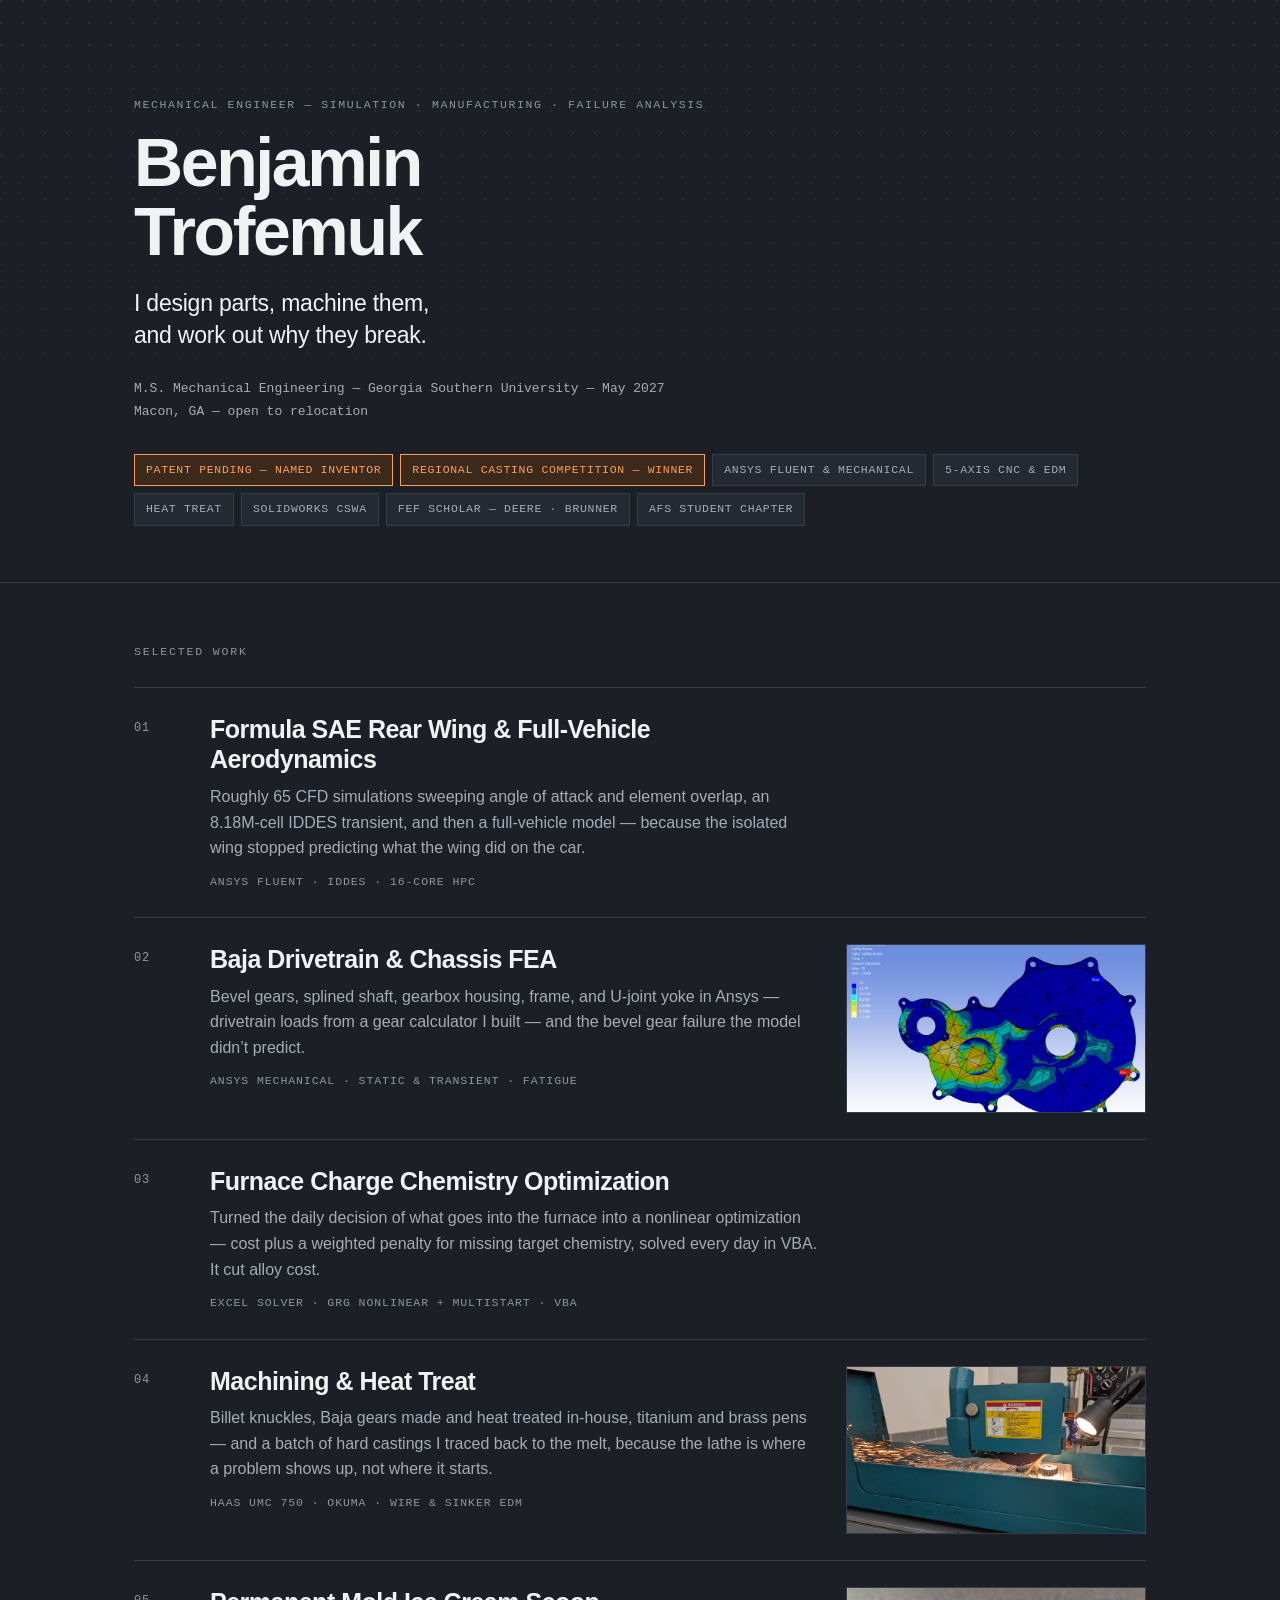
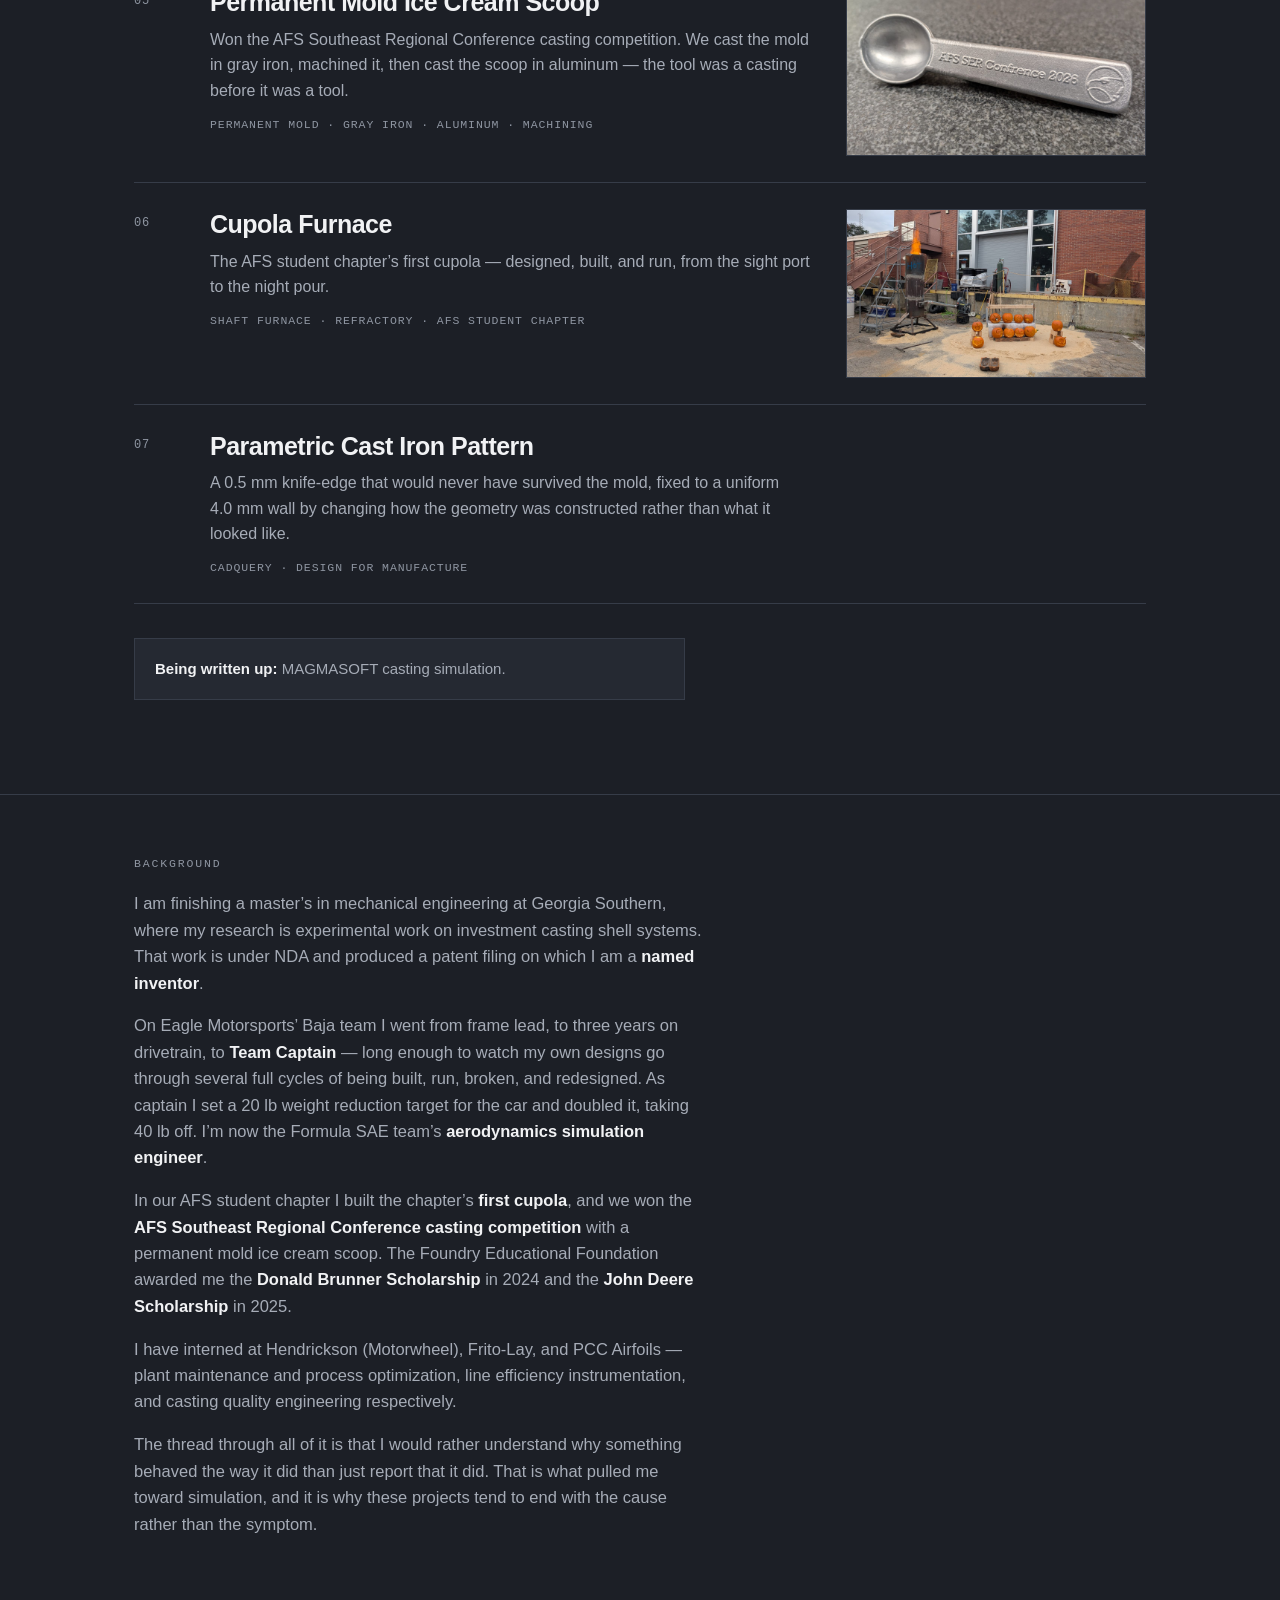
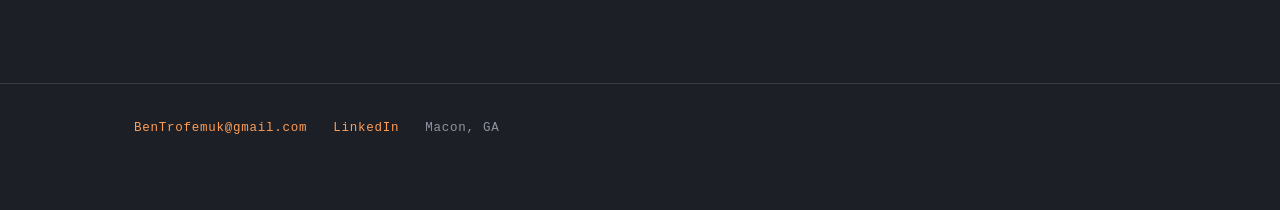
<file: index.html>
<!DOCTYPE html>
<html lang="en">
<head>
<meta charset="utf-8">
<meta name="viewport" content="width=device-width, initial-scale=1">
<title>Benjamin Trofemuk — Mechanical Engineer</title>
<meta name="description" content="Mechanical engineer working in simulation, manufacturing, and failure analysis. M.S. candidate at Georgia Southern University, May 2027.">
<link rel="stylesheet" href="style.css">
</head>
<body>

<header class="hero">
  <div class="wrap">
    <p class="label">Mechanical Engineer &mdash; Simulation &middot; Manufacturing &middot; Failure Analysis</p>
    <h1>Benjamin<br>Trofemuk</h1>
    <p class="tagline">I design parts, machine them, and work out why they break.</p>
    <p class="where">
      M.S. Mechanical Engineering &mdash; Georgia Southern University &mdash; May 2027<br>
      Macon, GA &mdash; open to relocation
    </p>
    <ul class="creds">
      <li class="key">Patent pending &mdash; named inventor</li>
      <li class="key">Regional casting competition &mdash; winner</li>
      <li>Ansys Fluent &amp; Mechanical</li>
      <li>5-axis CNC &amp; EDM</li>
      <li>Heat treat</li>
      <li>SolidWorks CSWA</li>
      <li>FEF scholar &mdash; Deere &middot; Brunner</li>
      <li>AFS student chapter</li>
    </ul>
  </div>
</header>

<main>

<section>
  <div class="wrap">
    <h2 class="section">Selected work</h2>

    <div class="projects">

      <a class="project" href="fsae-aero.html">
        <div class="p-num">01</div>
        <div>
          <p class="p-title">Formula SAE Rear Wing &amp; Full-Vehicle Aerodynamics</p>
          <p class="p-desc">
            Roughly 65 CFD simulations sweeping angle of attack and element
            overlap, an 8.18M-cell IDDES transient, and then a full-vehicle model
            &mdash; because the isolated wing stopped predicting what the wing did
            on the car.
          </p>
          <p class="p-tools">Ansys Fluent &middot; IDDES &middot; 16-core HPC</p>
        </div>
      </a>

      <a class="project" href="drivetrain-fea.html">
        <div class="p-num">02</div>
        <div>
          <p class="p-title">Baja Drivetrain &amp; Chassis FEA</p>
          <p class="p-desc">
            Bevel gears, splined shaft, gearbox housing, frame, and U-joint yoke
            in Ansys &mdash; drivetrain loads from a gear calculator I built
            &mdash; and the bevel gear failure the model didn&rsquo;t predict.
          </p>
          <p class="p-tools">Ansys Mechanical &middot; Static &amp; transient &middot; Fatigue</p>
        </div>
        <div class="p-thumb">
          <img src="fea-housing-left-sf.jpg" alt="Safety factor contour on a Baja gearbox case">
        </div>
      </a>
      <a class="project" href="charge-optimization.html">
        <div class="p-num">03</div>
        <div>
          <p class="p-title">Furnace Charge Chemistry Optimization</p>
          <p class="p-desc">
            Turned the daily decision of what goes into the furnace into a
            nonlinear optimization &mdash; cost plus a weighted penalty for
            missing target chemistry, solved every day in VBA. It cut alloy
            cost.
          </p>
          <p class="p-tools">Excel Solver &middot; GRG Nonlinear + Multistart &middot; VBA</p>
        </div>
      </a>

      <a class="project" href="machining.html">
        <div class="p-num">04</div>
        <div>
          <p class="p-title">Machining &amp; Heat Treat</p>
          <p class="p-desc">
            Billet knuckles, Baja gears made and heat treated in-house, titanium
            and brass pens &mdash; and a batch of hard castings I traced back to
            the melt, because the lathe is where a problem shows up, not where
            it starts.
          </p>
          <p class="p-tools">HAAS UMC 750 &middot; Okuma &middot; Wire &amp; sinker EDM</p>
        </div>
        <div class="p-thumb">
          <img src="surface-grinding.jpg" alt="Sparks from a surface grinder working on gear faces">
        </div>
      </a>

      <a class="project" href="permanent-mold.html">
        <div class="p-num">05</div>
        <div>
          <p class="p-title">Permanent Mold Ice Cream Scoop</p>
          <p class="p-desc">
            Won the AFS Southeast Regional Conference casting competition. We cast
            the mold in gray iron, machined it, then cast the scoop in aluminum
            &mdash; the tool was a casting before it was a tool.
          </p>
          <p class="p-tools">Permanent mold &middot; Gray iron &middot; Aluminum &middot; Machining</p>
        </div>
        <div class="p-thumb">
          <img src="scoop.jpg" alt="Cast aluminum ice cream scoop">
        </div>
      </a>

      <a class="project" href="cupola.html">
        <div class="p-num">06</div>
        <div>
          <p class="p-title">Cupola Furnace</p>
          <p class="p-desc">
            The AFS student chapter&rsquo;s first cupola &mdash; designed, built,
            and run, from the sight port to the night pour.
          </p>
          <p class="p-tools">Shaft furnace &middot; Refractory &middot; AFS student chapter</p>
        </div>
        <div class="p-thumb">
          <img src="cupola.jpg" alt="Cupola furnace lit outdoors">
        </div>
      </a>

      <a class="project" href="cast-pattern-dfm.html">
        <div class="p-num">07</div>
        <div>
          <p class="p-title">Parametric Cast Iron Pattern</p>
          <p class="p-desc">
            A 0.5&nbsp;mm knife-edge that would never have survived the mold,
            fixed to a uniform 4.0&nbsp;mm wall by changing how the geometry was
            constructed rather than what it looked like.
          </p>
          <p class="p-tools">CadQuery &middot; Design for manufacture</p>
        </div>
      </a>

    </div>

    <div class="note">
      <strong>Being written up:</strong> MAGMASOFT casting simulation.
    </div>
  </div>
</section>

<section class="about">
  <div class="wrap">
    <h2 class="section">Background</h2>

    <p>
      I am finishing a master&rsquo;s in mechanical engineering at Georgia
      Southern, where my research is experimental work on investment casting
      shell systems. That work is under NDA and produced a patent filing on which
      I am a <strong>named inventor</strong>.
    </p>

    <p>
      On Eagle Motorsports&rsquo; Baja team I went from frame lead, to three
      years on drivetrain, to <strong>Team Captain</strong> &mdash; long enough
      to watch my own designs go through several full cycles of being built,
      run, broken, and redesigned. As captain I set a 20&nbsp;lb weight reduction target for the car and doubled it, taking 40&nbsp;lb off. I&rsquo;m now the Formula SAE team&rsquo;s <strong>aerodynamics
      simulation engineer</strong>.
    </p>

    <p>
      In our AFS student chapter I built the chapter&rsquo;s <strong>first
      cupola</strong>, and we won the <strong>AFS Southeast Regional
      Conference casting competition</strong> with a permanent mold ice cream
      scoop. The Foundry Educational Foundation awarded me the <strong>Donald
      Brunner Scholarship</strong> in 2024 and the <strong>John Deere
      Scholarship</strong> in 2025.
    </p>

    <p>
      I have interned at Hendrickson (Motorwheel), Frito-Lay, and PCC Airfoils
      &mdash; plant maintenance and process optimization, line efficiency
      instrumentation, and casting quality engineering respectively.
    </p>

    <p>
      The thread through all of it is that I would rather understand why
      something behaved the way it did than just report that it did. That is
      what pulled me toward simulation, and it is why these projects tend to end
      with the cause rather than the symptom.
    </p>
  </div>
</section>

</main>

<footer class="site">
  <div class="wrap" style="display:flex;flex-wrap:wrap;gap:10px 26px;padding:0 var(--gutter);">
    <a href="mailto:BenTrofemuk@gmail.com">BenTrofemuk@gmail.com</a>
    <a href="https://www.linkedin.com/in/ben-trofemuk-b8b464235/">LinkedIn</a>
    <span>Macon, GA</span>
  </div>
</footer>

</body>
</html>
</file>
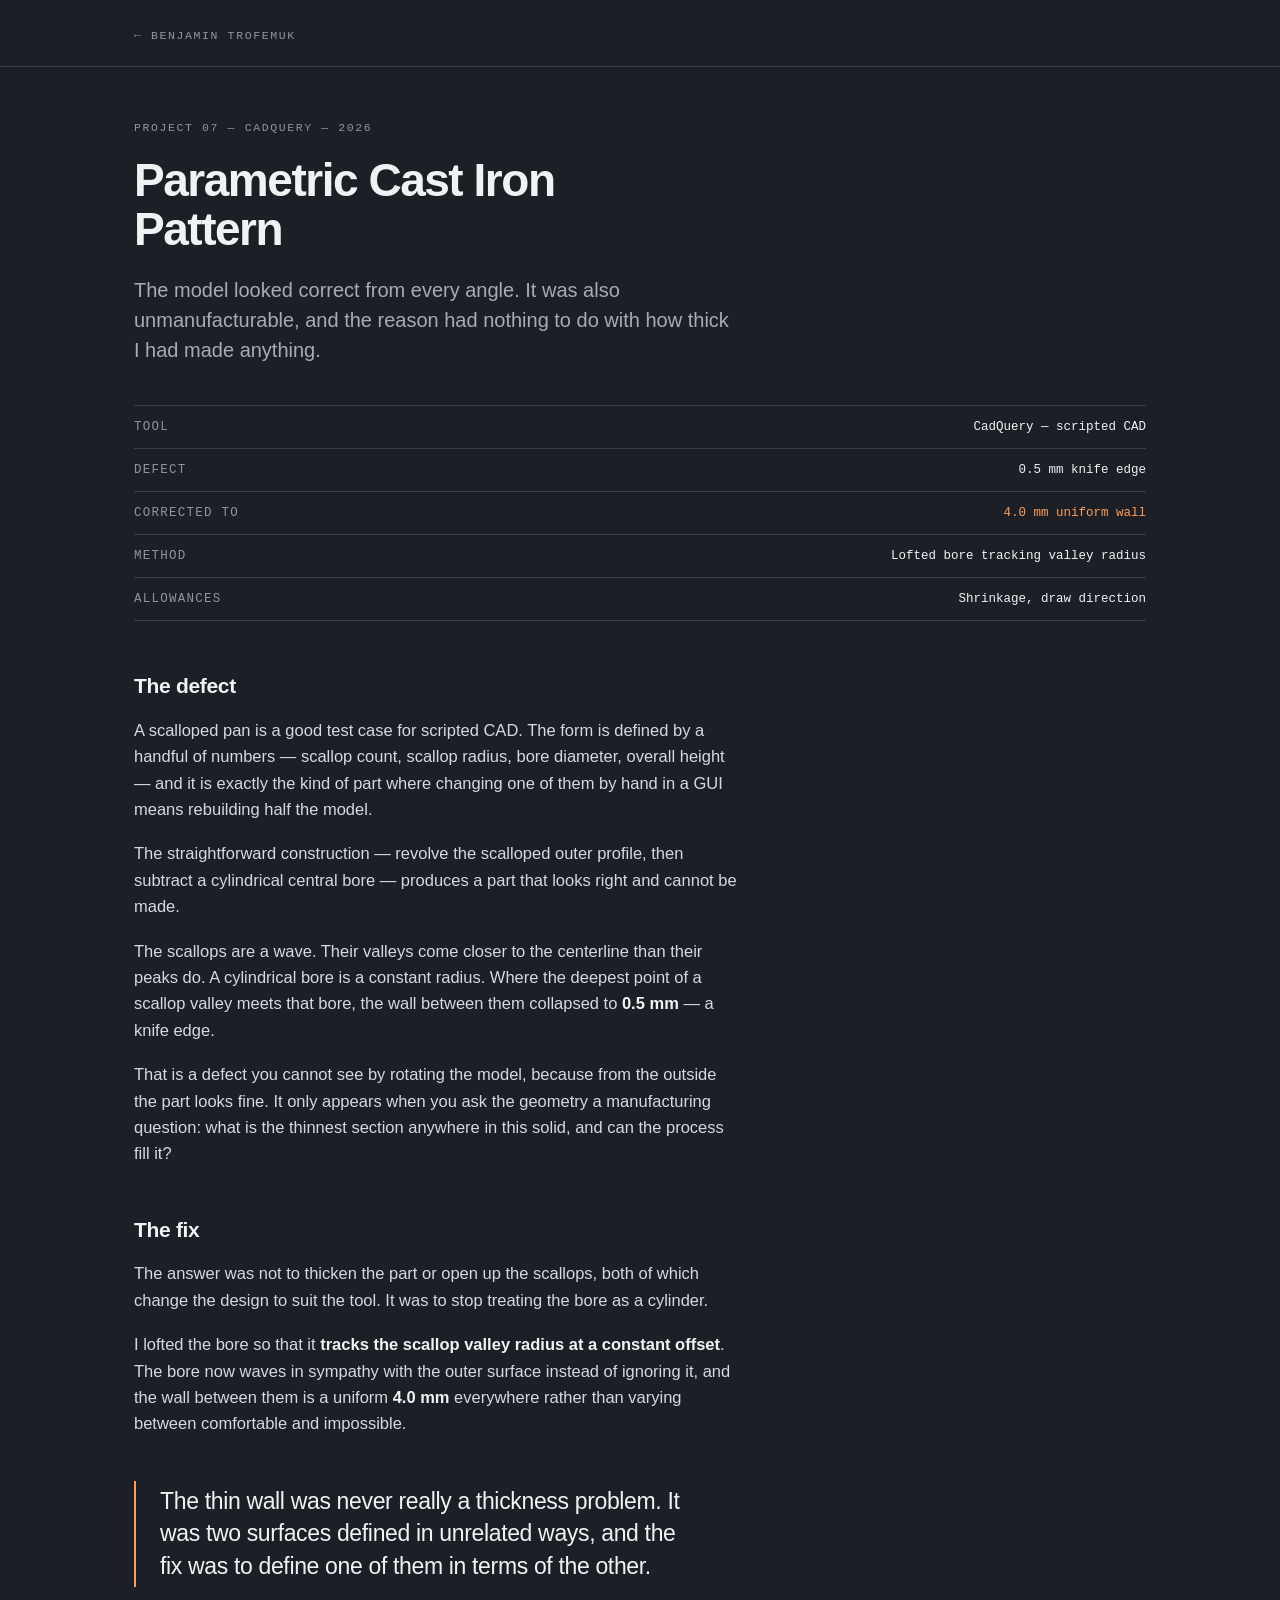
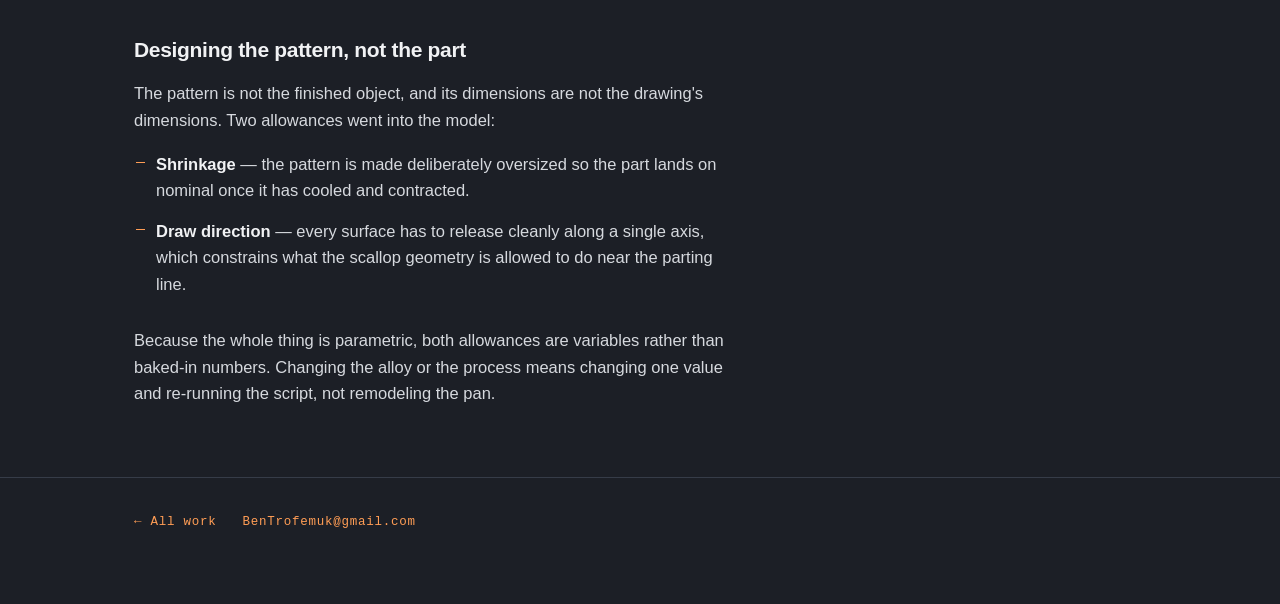
<file: cast-pattern-dfm.html>
<!DOCTYPE html>
<html lang="en">
<head>
<meta charset="utf-8">
<meta name="viewport" content="width=device-width, initial-scale=1">
<title>07 — Parametric Cast Pattern Design — Benjamin Trofemuk</title>
<meta name="description" content="A parametric cast pattern in CadQuery, and the wall-thickness defect that only shows up once you look at the geometry as a manufacturable part.">
<link rel="stylesheet" href="style.css">
</head>
<body>

<div class="topbar">
  <div class="wrap"><a class="label" href="index.html">&larr; Benjamin Trofemuk</a></div>
</div>

<div class="wrap">
<article>

  <p class="label">Project 07 &mdash; CadQuery &mdash; 2026</p>
  <h1>Parametric Cast Iron Pattern</h1>
  <p class="standfirst">
    The model looked correct from every angle. It was also unmanufacturable, and
    the reason had nothing to do with how thick I had made anything.
  </p>

  <dl class="spec">
    <div><dt>Tool</dt><dd>CadQuery &mdash; scripted CAD</dd></div>
    <div><dt>Defect</dt><dd>0.5&nbsp;mm knife edge</dd></div>
    <div><dt>Corrected to</dt><dd class="on">4.0&nbsp;mm uniform wall</dd></div>
    <div><dt>Method</dt><dd>Lofted bore tracking valley radius</dd></div>
    <div><dt>Allowances</dt><dd>Shrinkage, draw direction</dd></div>
  </dl>

  <div class="body">
    <h3>The defect</h3>

    <p>
      A scalloped pan is a good test case for scripted CAD. The form is defined
      by a handful of numbers &mdash; scallop count, scallop radius, bore
      diameter, overall height &mdash; and it is exactly the kind of part where
      changing one of them by hand in a GUI means rebuilding half the model.
    </p>

    <p>
      The straightforward construction &mdash; revolve the scalloped outer
      profile, then subtract a cylindrical central bore &mdash; produces a part
      that looks right and cannot be made.
    </p>

    <p>
      The scallops are a wave. Their valleys come closer to the centerline than
      their peaks do. A cylindrical bore is a constant radius. Where the deepest
      point of a scallop valley meets that bore, the wall between them collapsed
      to <strong>0.5&nbsp;mm</strong> &mdash; a knife edge.
    </p>

    <p>
      That is a defect you cannot see by rotating the model, because from the
      outside the part looks fine. It only appears when you ask the geometry a
      manufacturing question: what is the thinnest section anywhere in this
      solid, and can the process fill it?
    </p>
  </div>

  <div class="body">
    <h3>The fix</h3>

    <p>
      The answer was not to thicken the part or open up the scallops, both of
      which change the design to suit the tool. It was to stop treating the bore
      as a cylinder.
    </p>

    <p>
      I lofted the bore so that it <strong>tracks the scallop valley radius at a
      constant offset</strong>. The bore now waves in sympathy with the outer
      surface instead of ignoring it, and the wall between them is a uniform
      <strong>4.0&nbsp;mm</strong> everywhere rather than varying between
      comfortable and impossible.
    </p>
  </div>

  <div class="pullquote">
    <p>
      The thin wall was never really a thickness problem. It was two surfaces
      defined in unrelated ways, and the fix was to define one of them in terms
      of the other.
    </p>
  </div>

  <div class="body">
    <h3>Designing the pattern, not the part</h3>

    <p>
      The pattern is not the finished object, and its dimensions are not the
      drawing's dimensions. Two allowances went into the model:
    </p>

    <ul class="body-list">
      <li><strong>Shrinkage</strong> &mdash; the pattern is made deliberately
          oversized so the part lands on nominal once it has cooled and
          contracted.</li>
      <li><strong>Draw direction</strong> &mdash; every surface has to release
          cleanly along a single axis, which constrains what the scallop
          geometry is allowed to do near the parting line.</li>
    </ul>

    <p>
      Because the whole thing is parametric, both allowances are variables
      rather than baked-in numbers. Changing the alloy or the process means
      changing one value and re-running the script, not remodeling the pan.
    </p>
  </div>

</article>
</div>

<footer class="site">
  <div class="wrap" style="display:flex;flex-wrap:wrap;gap:10px 26px;padding:0 var(--gutter);">
    <a href="index.html">&larr; All work</a>
    <a href="mailto:BenTrofemuk@gmail.com">BenTrofemuk@gmail.com</a>
  </div>
</footer>

</body>
</html>
</file>
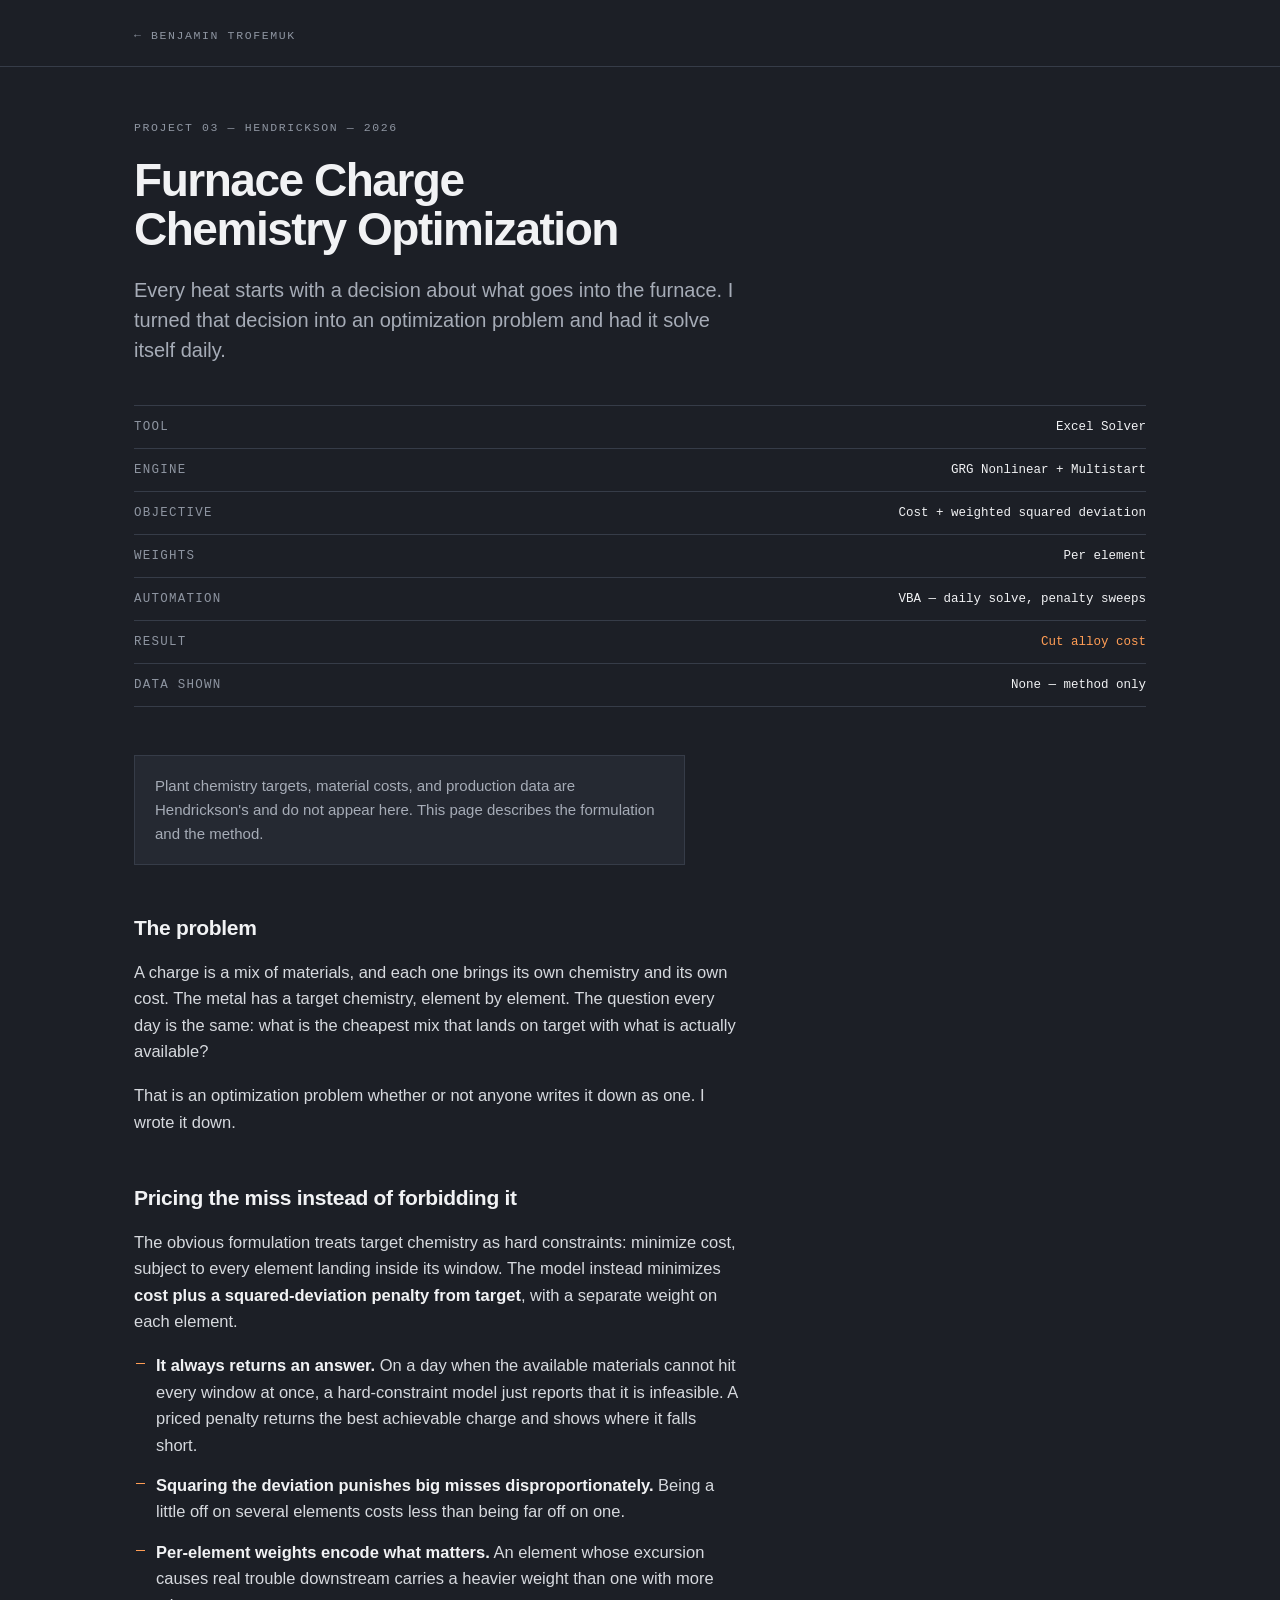
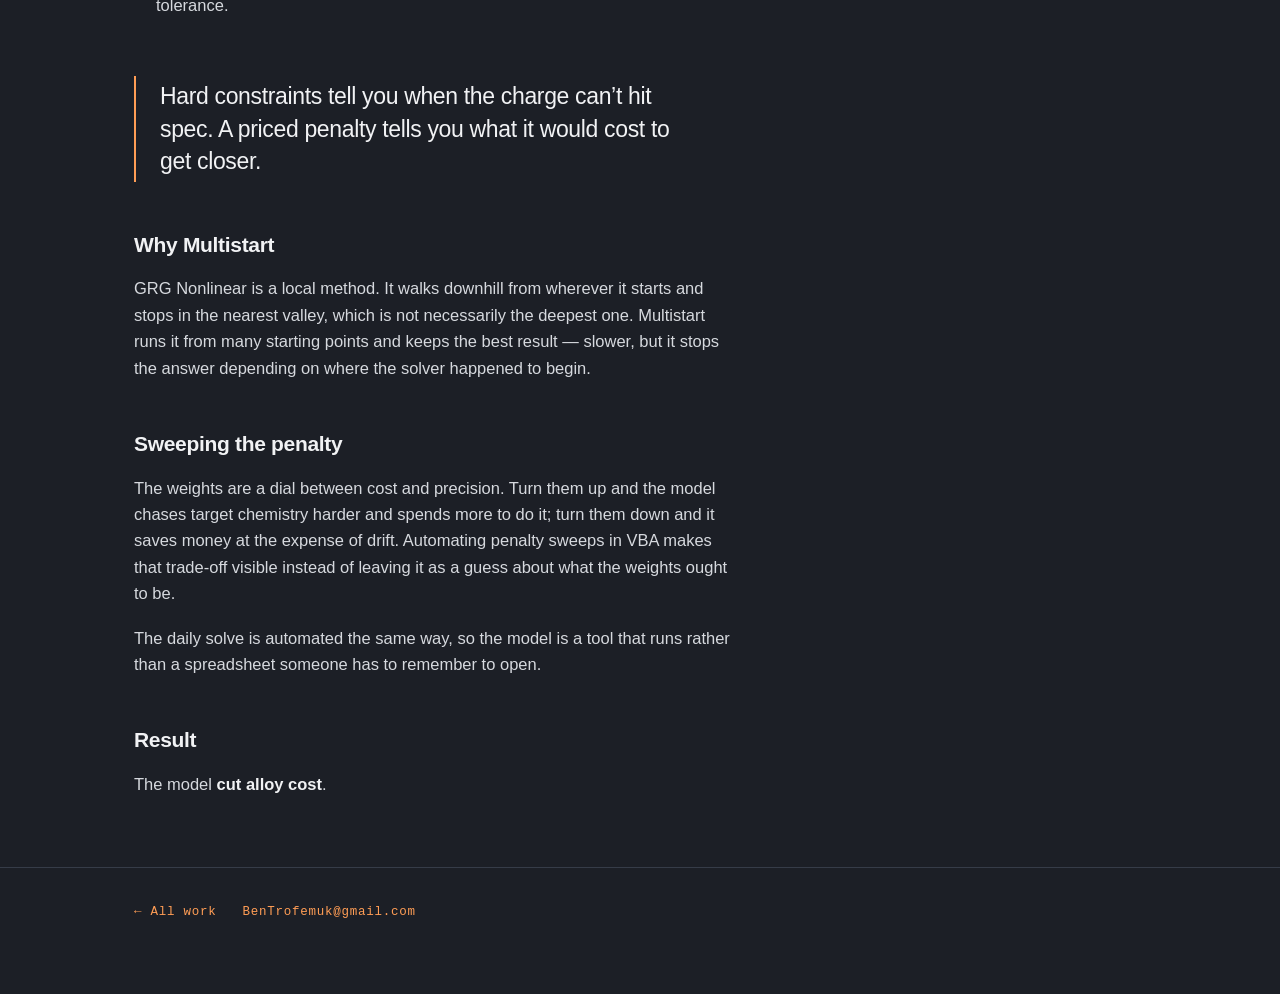
<file: charge-optimization.html>
<!DOCTYPE html>
<html lang="en">
<head>
<meta charset="utf-8">
<meta name="viewport" content="width=device-width, initial-scale=1">
<title>03 — Furnace Charge Chemistry Optimization — Benjamin Trofemuk</title>
<meta name="description" content="A furnace charge chemistry optimization model built in Excel Solver with GRG Nonlinear and Multistart, solved daily through VBA.">
<link rel="stylesheet" href="style.css">
</head>
<body>

<div class="topbar">
  <div class="wrap"><a class="label" href="index.html">&larr; Benjamin Trofemuk</a></div>
</div>

<div class="wrap">
<article>

  <p class="label">Project 03 &mdash; Hendrickson &mdash; 2026</p>
  <h1>Furnace Charge Chemistry Optimization</h1>
  <p class="standfirst">
    Every heat starts with a decision about what goes into the furnace. I turned
    that decision into an optimization problem and had it solve itself daily.
  </p>

  <dl class="spec">
    <div><dt>Tool</dt><dd>Excel Solver</dd></div>
    <div><dt>Engine</dt><dd>GRG Nonlinear + Multistart</dd></div>
    <div><dt>Objective</dt><dd>Cost + weighted squared deviation</dd></div>
    <div><dt>Weights</dt><dd>Per element</dd></div>
    <div><dt>Automation</dt><dd>VBA &mdash; daily solve, penalty sweeps</dd></div>
    <div><dt>Result</dt><dd class="on">Cut alloy cost</dd></div>
    <div><dt>Data shown</dt><dd>None &mdash; method only</dd></div>
  </dl>

  <div class="note">
    Plant chemistry targets, material costs, and production data are
    Hendrickson's and do not appear here. This page describes the formulation
    and the method.
  </div>

  <div class="body">
    <h3>The problem</h3>

    <p>
      A charge is a mix of materials, and each one brings its own chemistry and
      its own cost. The metal has a target chemistry, element by element. The
      question every day is the same: what is the cheapest mix that lands on
      target with what is actually available?
    </p>

    <p>
      That is an optimization problem whether or not anyone writes it down as
      one. I wrote it down.
    </p>

    <h3>Pricing the miss instead of forbidding it</h3>

    <p>
      The obvious formulation treats target chemistry as hard constraints:
      minimize cost, subject to every element landing inside its window. The
      model instead minimizes <strong>cost plus a squared-deviation penalty from
      target</strong>, with a separate weight on each element.
    </p>

    <ul class="body-list">
      <li><strong>It always returns an answer.</strong> On a day when the
          available materials cannot hit every window at once, a hard-constraint
          model just reports that it is infeasible. A priced penalty returns the
          best achievable charge and shows where it falls short.</li>
      <li><strong>Squaring the deviation punishes big misses
          disproportionately.</strong> Being a little off on several elements
          costs less than being far off on one.</li>
      <li><strong>Per-element weights encode what matters.</strong> An element
          whose excursion causes real trouble downstream carries a heavier weight
          than one with more tolerance.</li>
    </ul>
  </div>

  <div class="pullquote">
    <p>
      Hard constraints tell you when the charge can&rsquo;t hit spec. A priced
      penalty tells you what it would cost to get closer.
    </p>
  </div>

  <div class="body">
    <h3>Why Multistart</h3>

    <p>
      GRG Nonlinear is a local method. It walks downhill from wherever it starts
      and stops in the nearest valley, which is not necessarily the deepest one.
      Multistart runs it from many starting points and keeps the best result
      &mdash; slower, but it stops the answer depending on where the solver
      happened to begin.
    </p>

    <h3>Sweeping the penalty</h3>

    <p>
      The weights are a dial between cost and precision. Turn them up and the
      model chases target chemistry harder and spends more to do it; turn them
      down and it saves money at the expense of drift. Automating penalty sweeps
      in VBA makes that trade-off visible instead of leaving it as a guess about
      what the weights ought to be.
    </p>

    <p>
      The daily solve is automated the same way, so the model is a tool that
      runs rather than a spreadsheet someone has to remember to open.
    </p>
  </div>

  <div class="body">
    <h3>Result</h3>

    <p>
      The model <strong>cut alloy cost</strong>.
    </p>
  </div>

</article>
</div>

<footer class="site">
  <div class="wrap" style="display:flex;flex-wrap:wrap;gap:10px 26px;padding:0 var(--gutter);">
    <a href="index.html">&larr; All work</a>
    <a href="mailto:BenTrofemuk@gmail.com">BenTrofemuk@gmail.com</a>
  </div>
</footer>

</body>
</html>
</file>
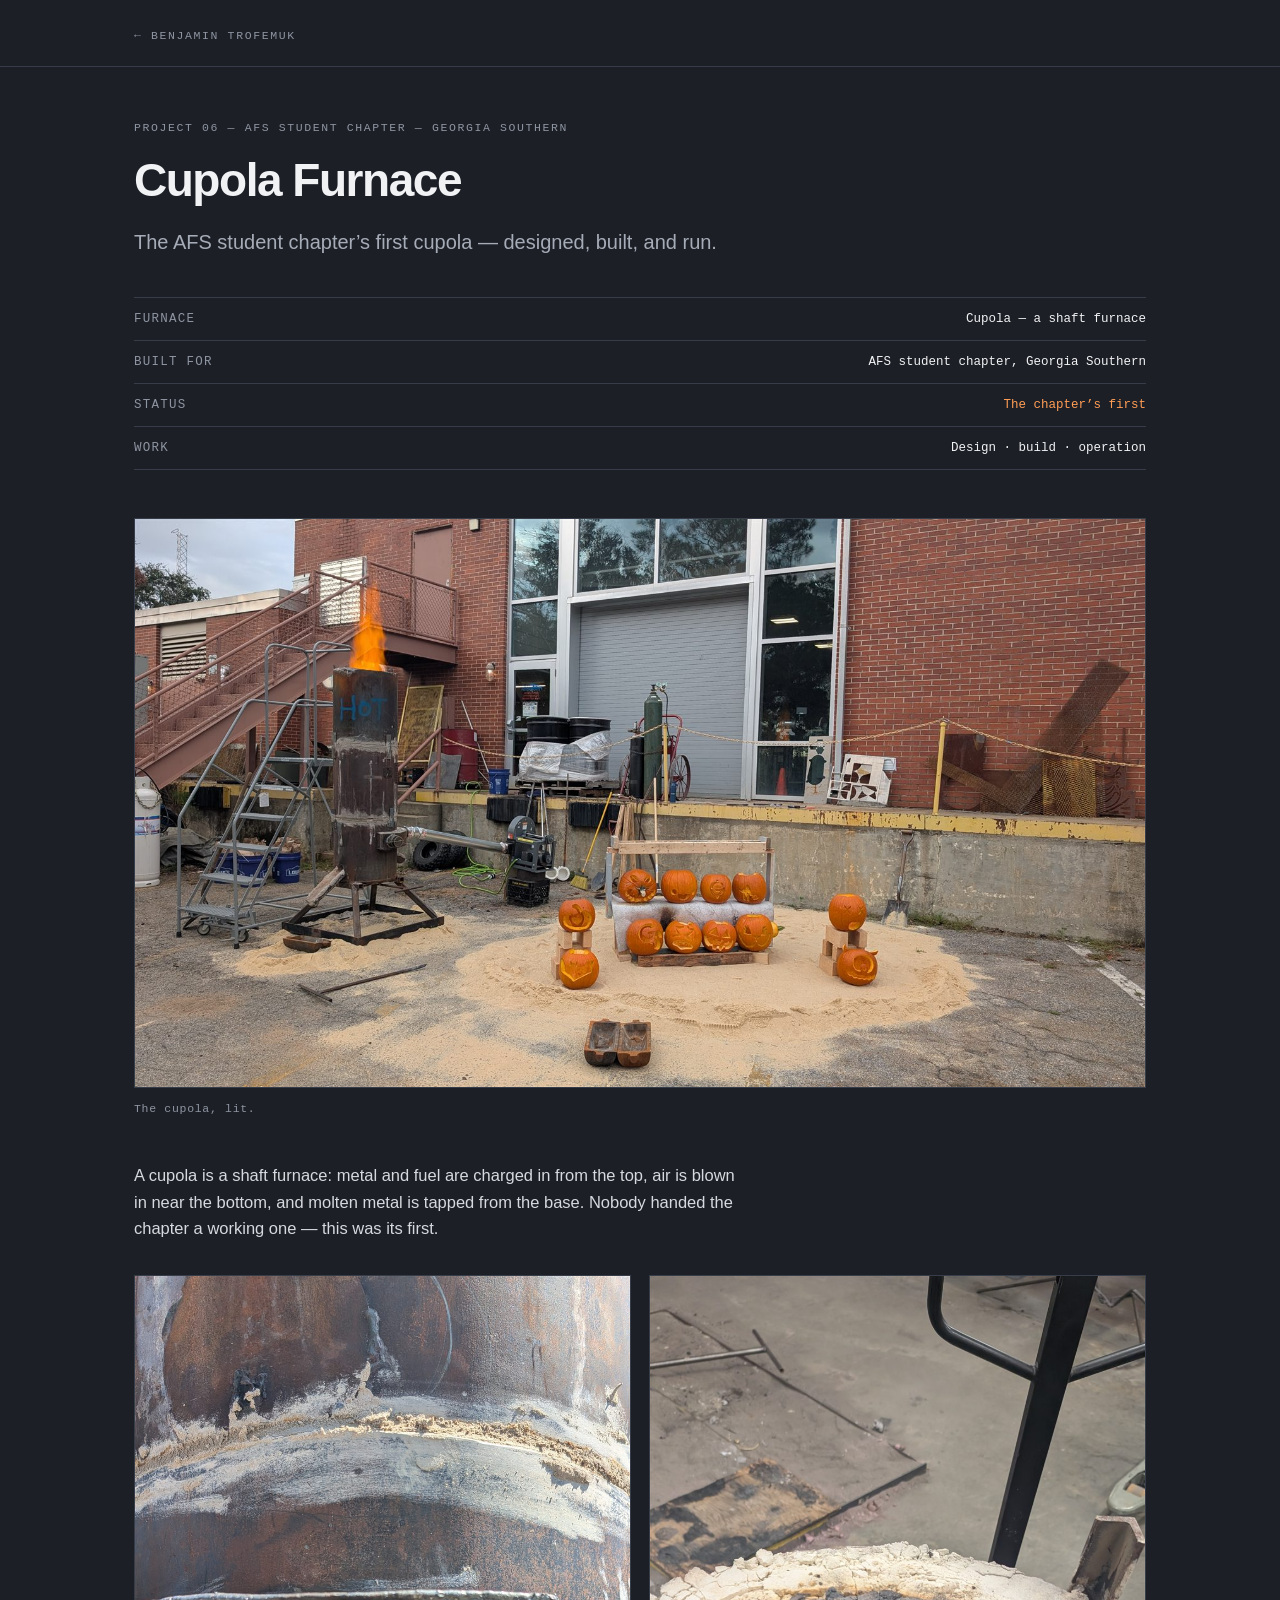
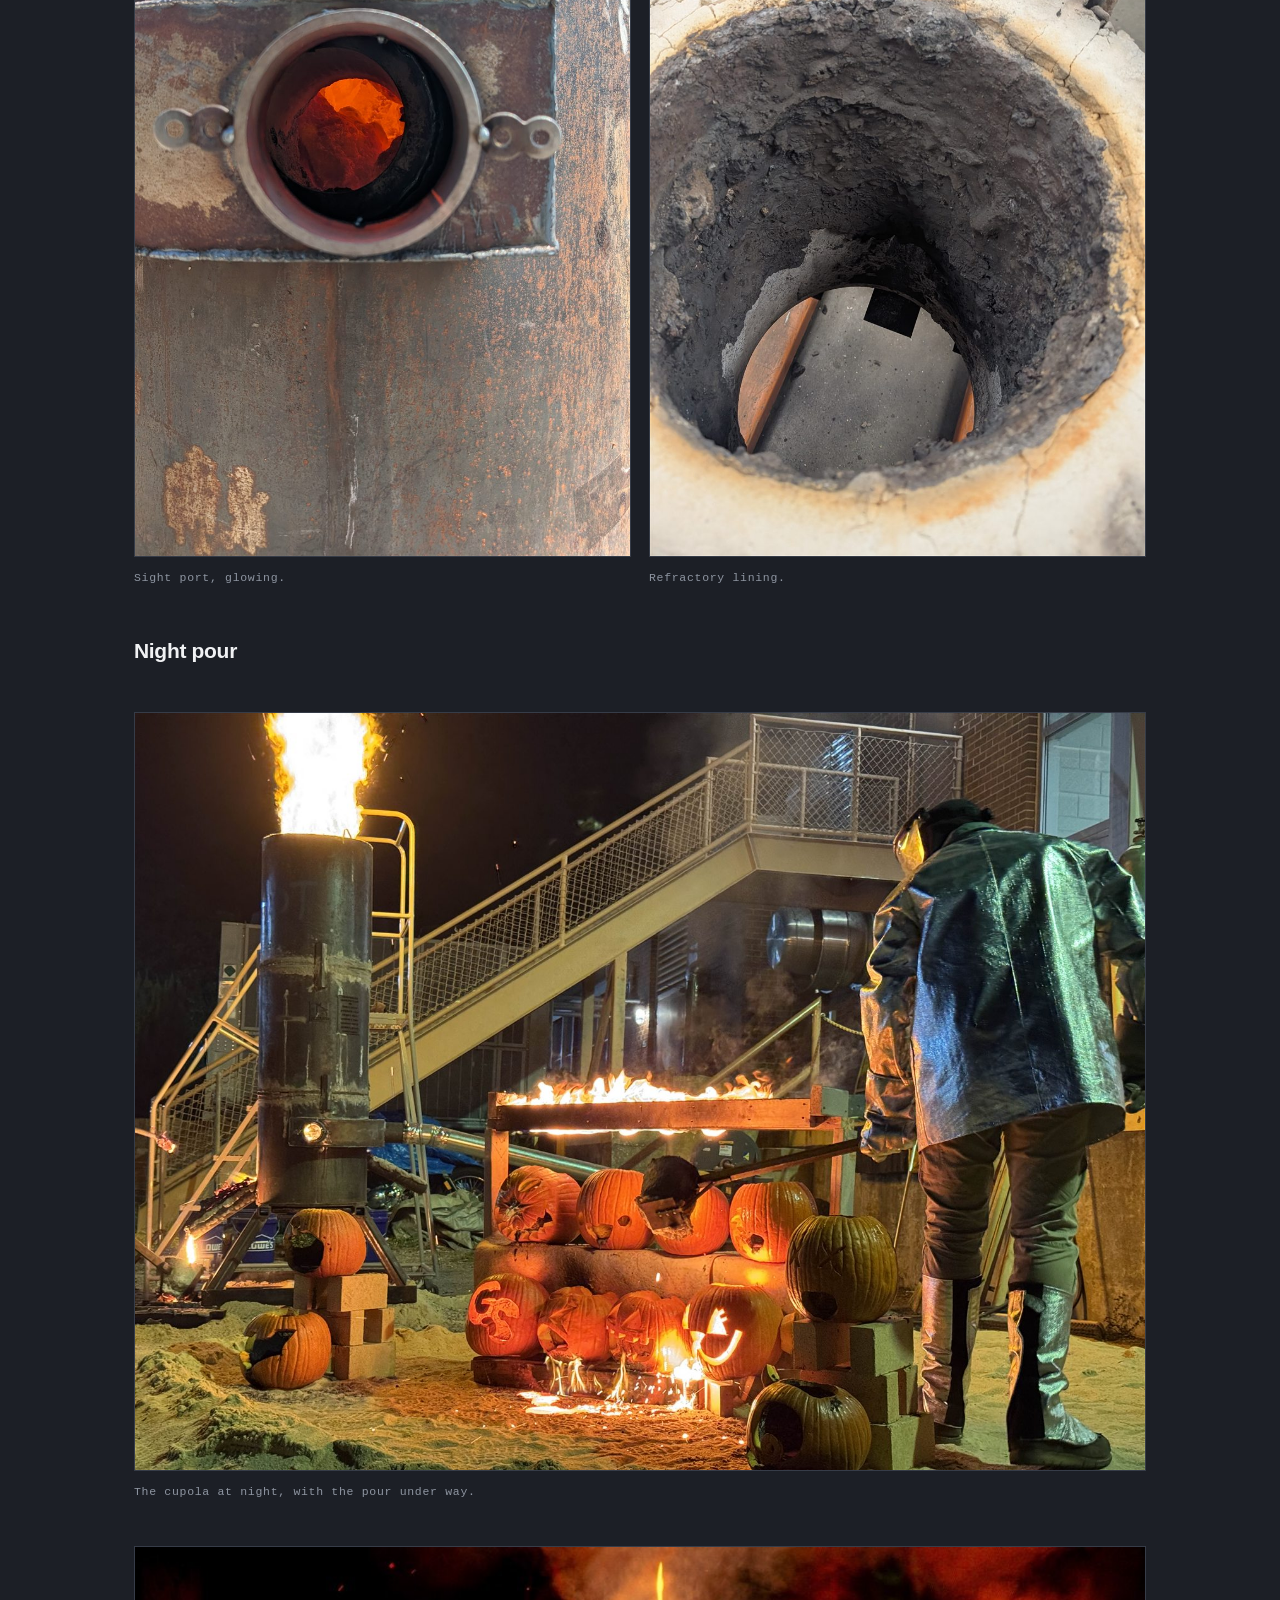
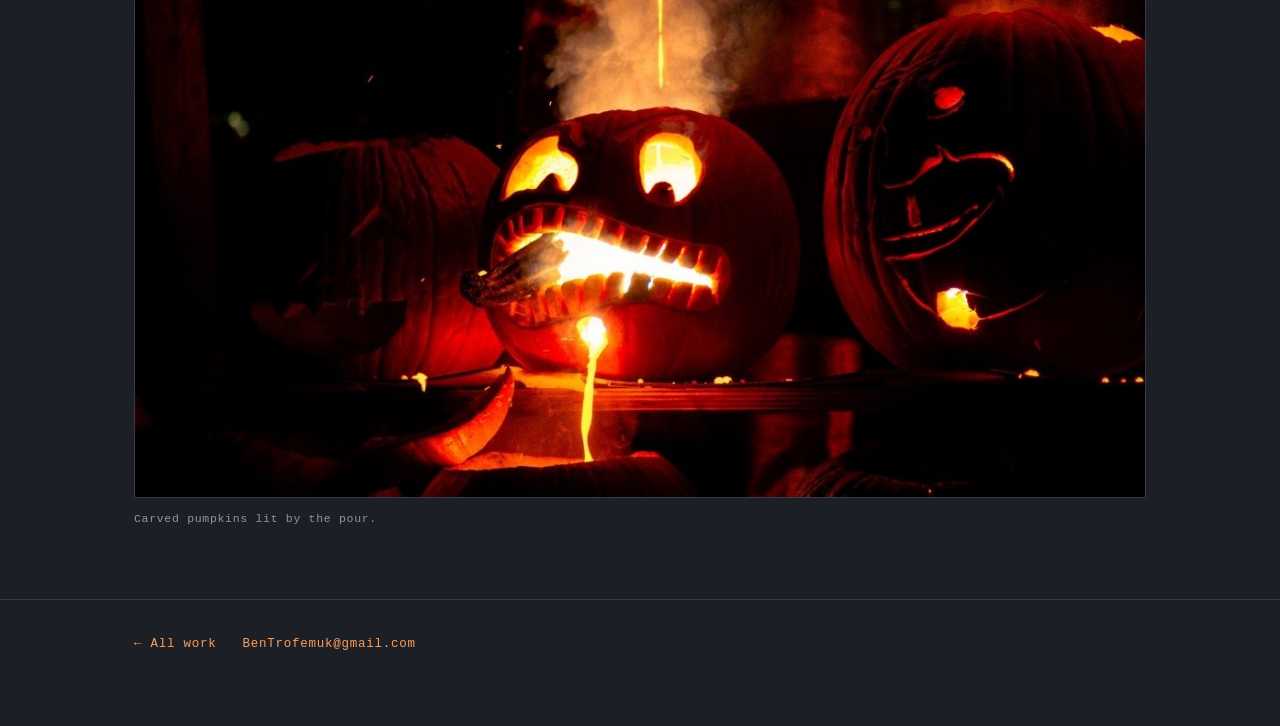
<file: cupola.html>
<!DOCTYPE html>
<html lang="en">
<head>
<meta charset="utf-8">
<meta name="viewport" content="width=device-width, initial-scale=1">
<title>06 — Cupola Furnace — Benjamin Trofemuk</title>
<meta name="description" content="The AFS student chapter's first cupola furnace at Georgia Southern — designed, built, and run.">
<link rel="stylesheet" href="style.css">
</head>
<body>

<div class="topbar">
  <div class="wrap"><a class="label" href="index.html">&larr; Benjamin Trofemuk</a></div>
</div>

<div class="wrap">
<article>

  <p class="label">Project 06 &mdash; AFS student chapter &mdash; Georgia Southern</p>
  <h1>Cupola Furnace</h1>
  <p class="standfirst">
    The AFS student chapter&rsquo;s first cupola &mdash; designed, built, and
    run.
  </p>

  <dl class="spec">
    <div><dt>Furnace</dt><dd>Cupola &mdash; a shaft furnace</dd></div>
    <div><dt>Built for</dt><dd>AFS student chapter, Georgia Southern</dd></div>
    <div><dt>Status</dt><dd class="on">The chapter&rsquo;s first</dd></div>
    <div><dt>Work</dt><dd>Design &middot; build &middot; operation</dd></div>
  </dl>

  <figure>
    <img src="cupola.jpg" alt="A cupola furnace lit outdoors, flame above the stack, with carved pumpkins arranged in sand in front of it">
    <figcaption>The cupola, lit.</figcaption>
  </figure>

  <div class="body">
    <p>
      A cupola is a shaft furnace: metal and fuel are charged in from the top,
      air is blown in near the bottom, and molten metal is tapped from the
      base. Nobody handed the chapter a working one &mdash; this was its first.
    </p>
  </div>

  <div class="pair">
    <figure>
      <img src="cupola-sight-port.jpg" alt="Close-up of the cupola stack with a sight port glowing orange">
      <figcaption>Sight port, glowing.</figcaption>
    </figure>
    <figure>
      <img src="cupola-lining.jpg" alt="Looking down into the cupola at its refractory lining">
      <figcaption>Refractory lining.</figcaption>
    </figure>
  </div>

  <div class="body">
    <h3>Night pour</h3>
  </div>

  <figure>
    <img src="cupola-night-pour.jpg" alt="At night, the cupola flaming beside a person in an aluminized jacket, with lit carved pumpkins in front">
    <figcaption>The cupola at night, with the pour under way.</figcaption>
  </figure>

  <figure>
    <img src="cupola-pumpkin.jpg" alt="A carved pumpkin glowing orange from molten metal">
    <figcaption>Carved pumpkins lit by the pour.</figcaption>
  </figure>

</article>
</div>

<footer class="site">
  <div class="wrap" style="display:flex;flex-wrap:wrap;gap:10px 26px;padding:0 var(--gutter);">
    <a href="index.html">&larr; All work</a>
    <a href="mailto:BenTrofemuk@gmail.com">BenTrofemuk@gmail.com</a>
  </div>
</footer>

</body>
</html>
</file>
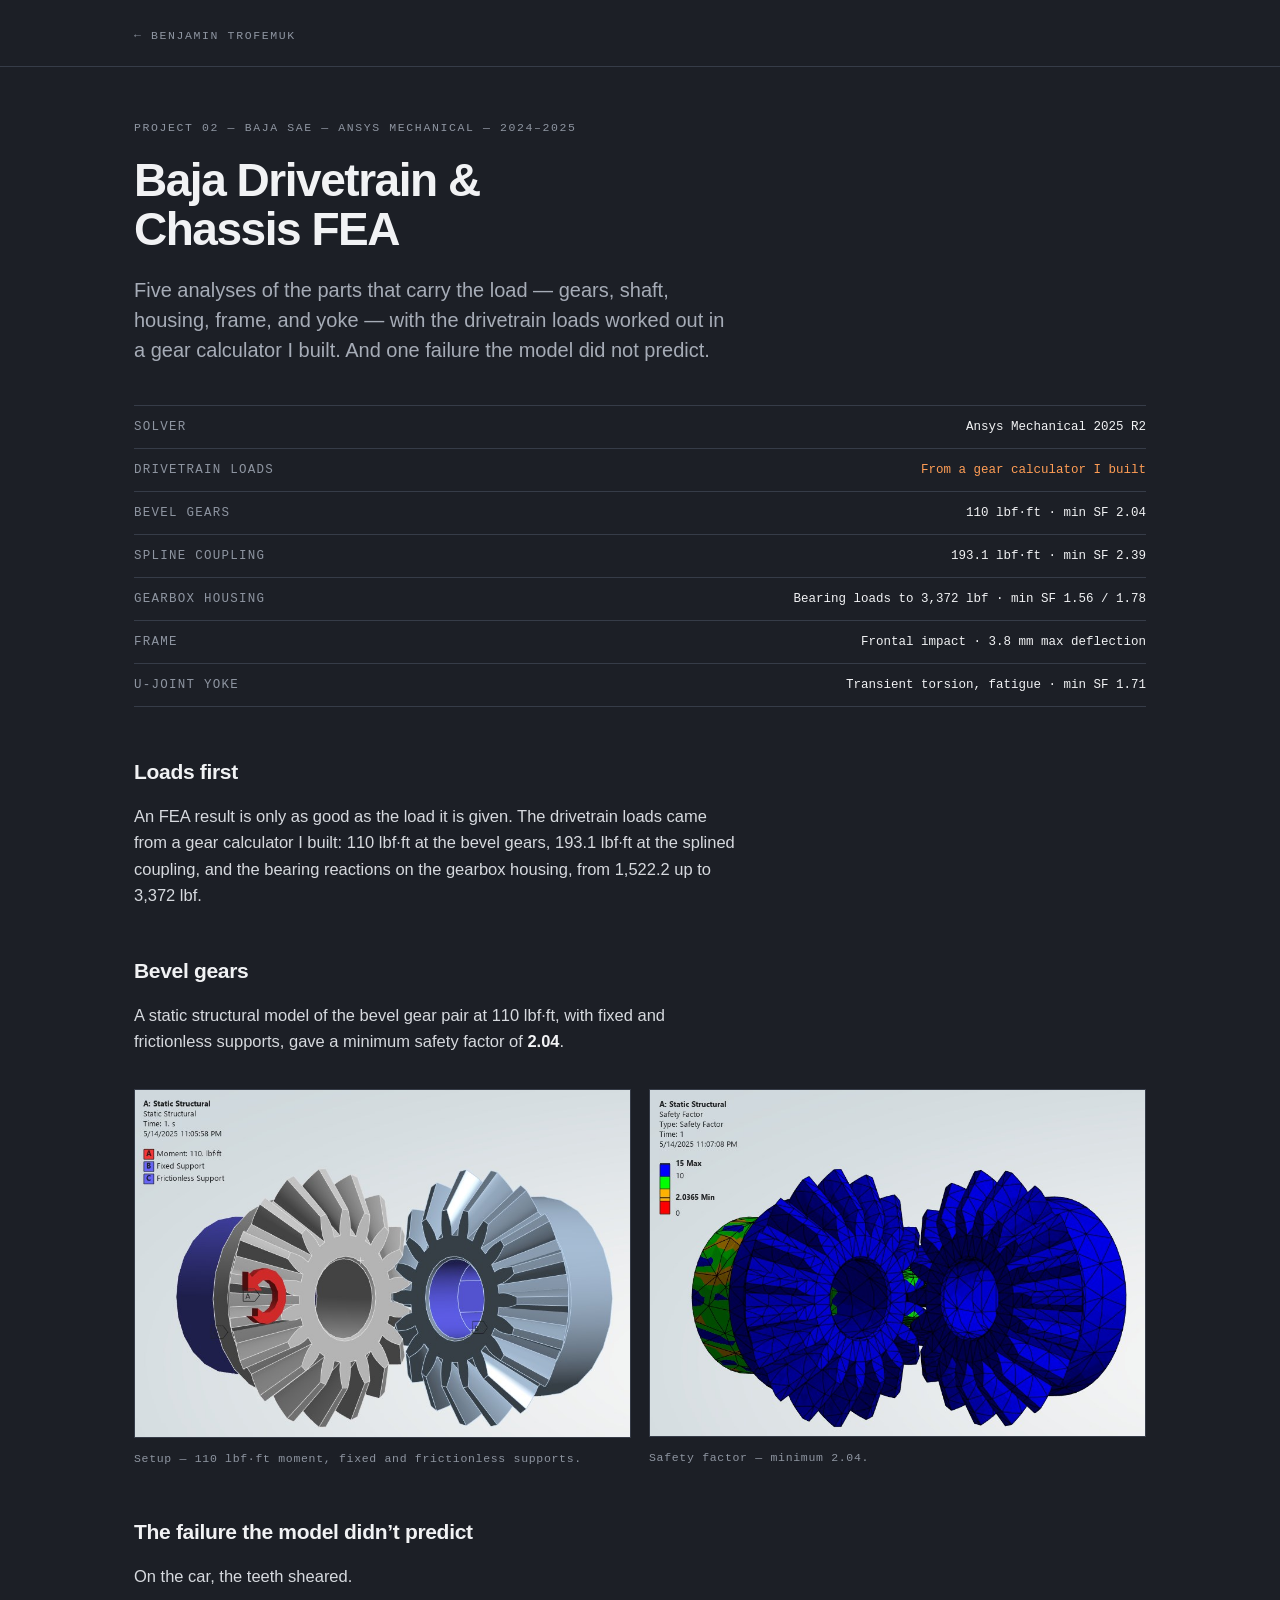
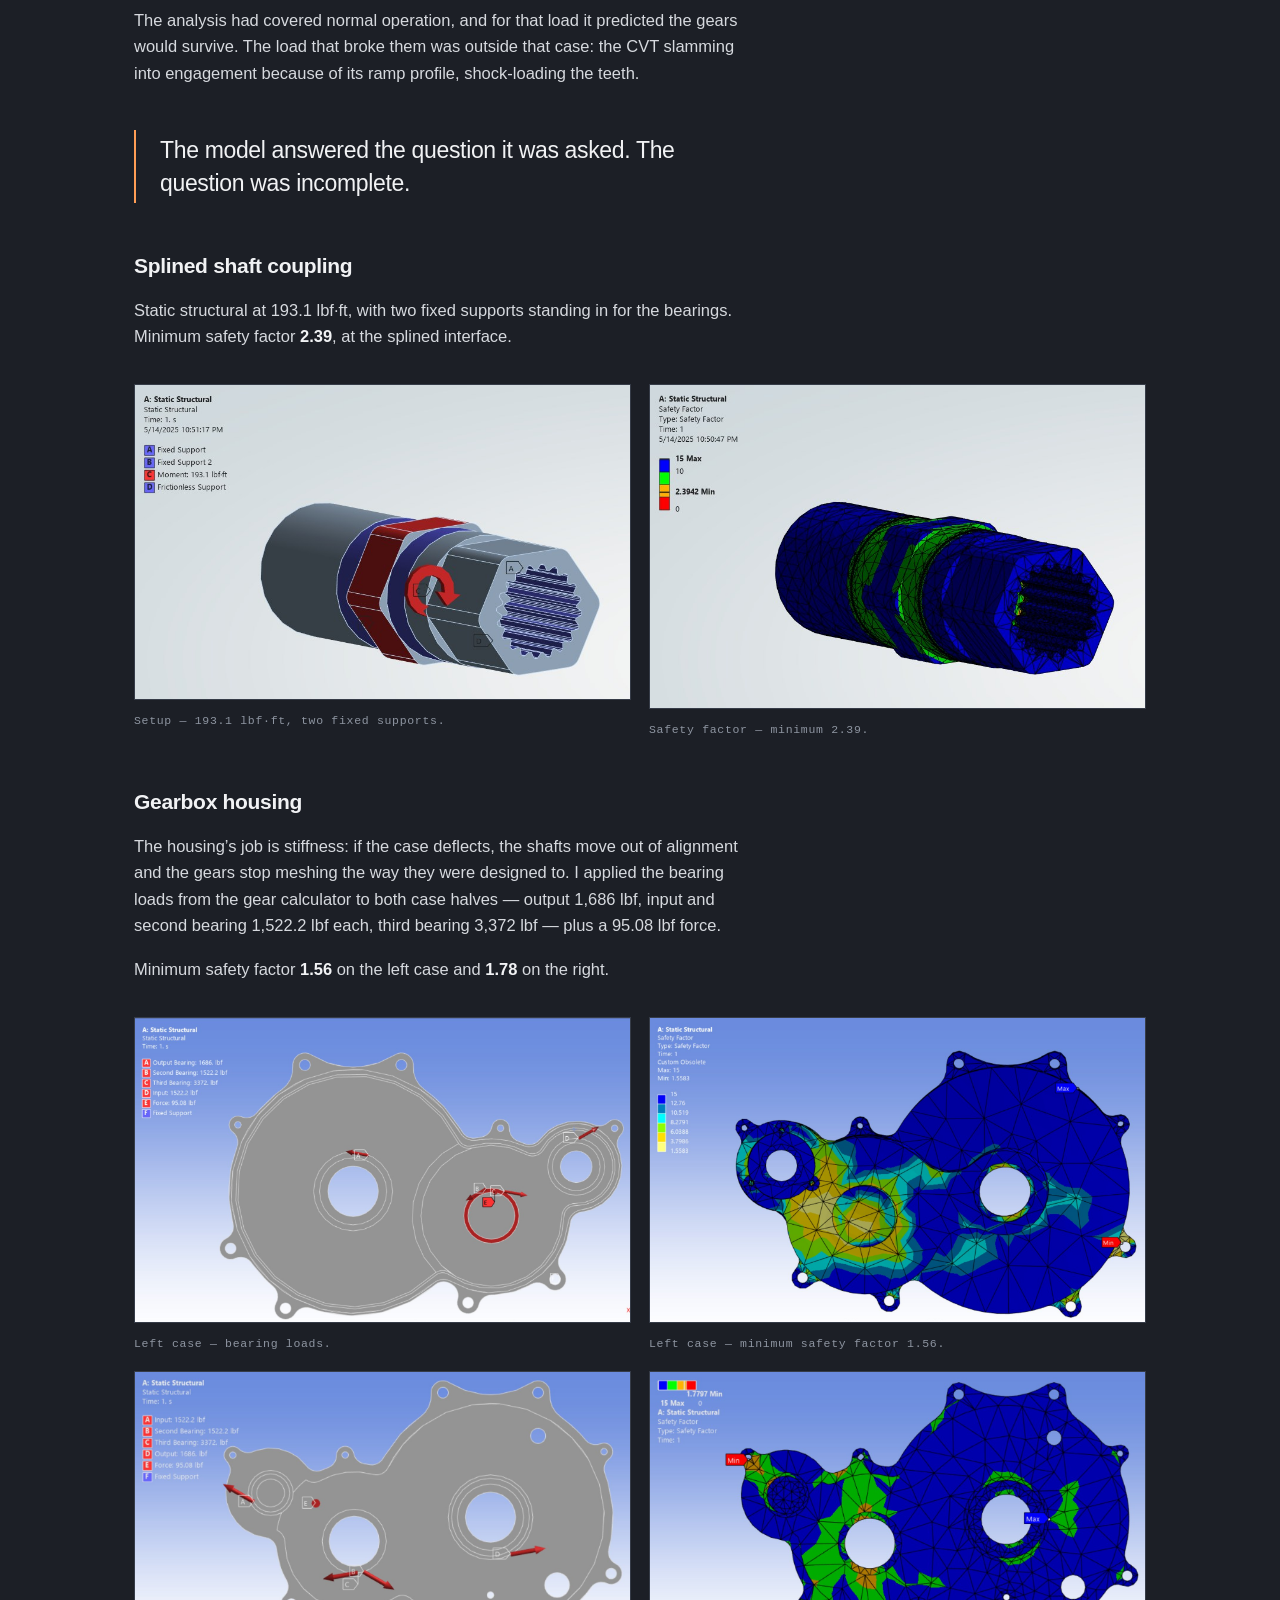
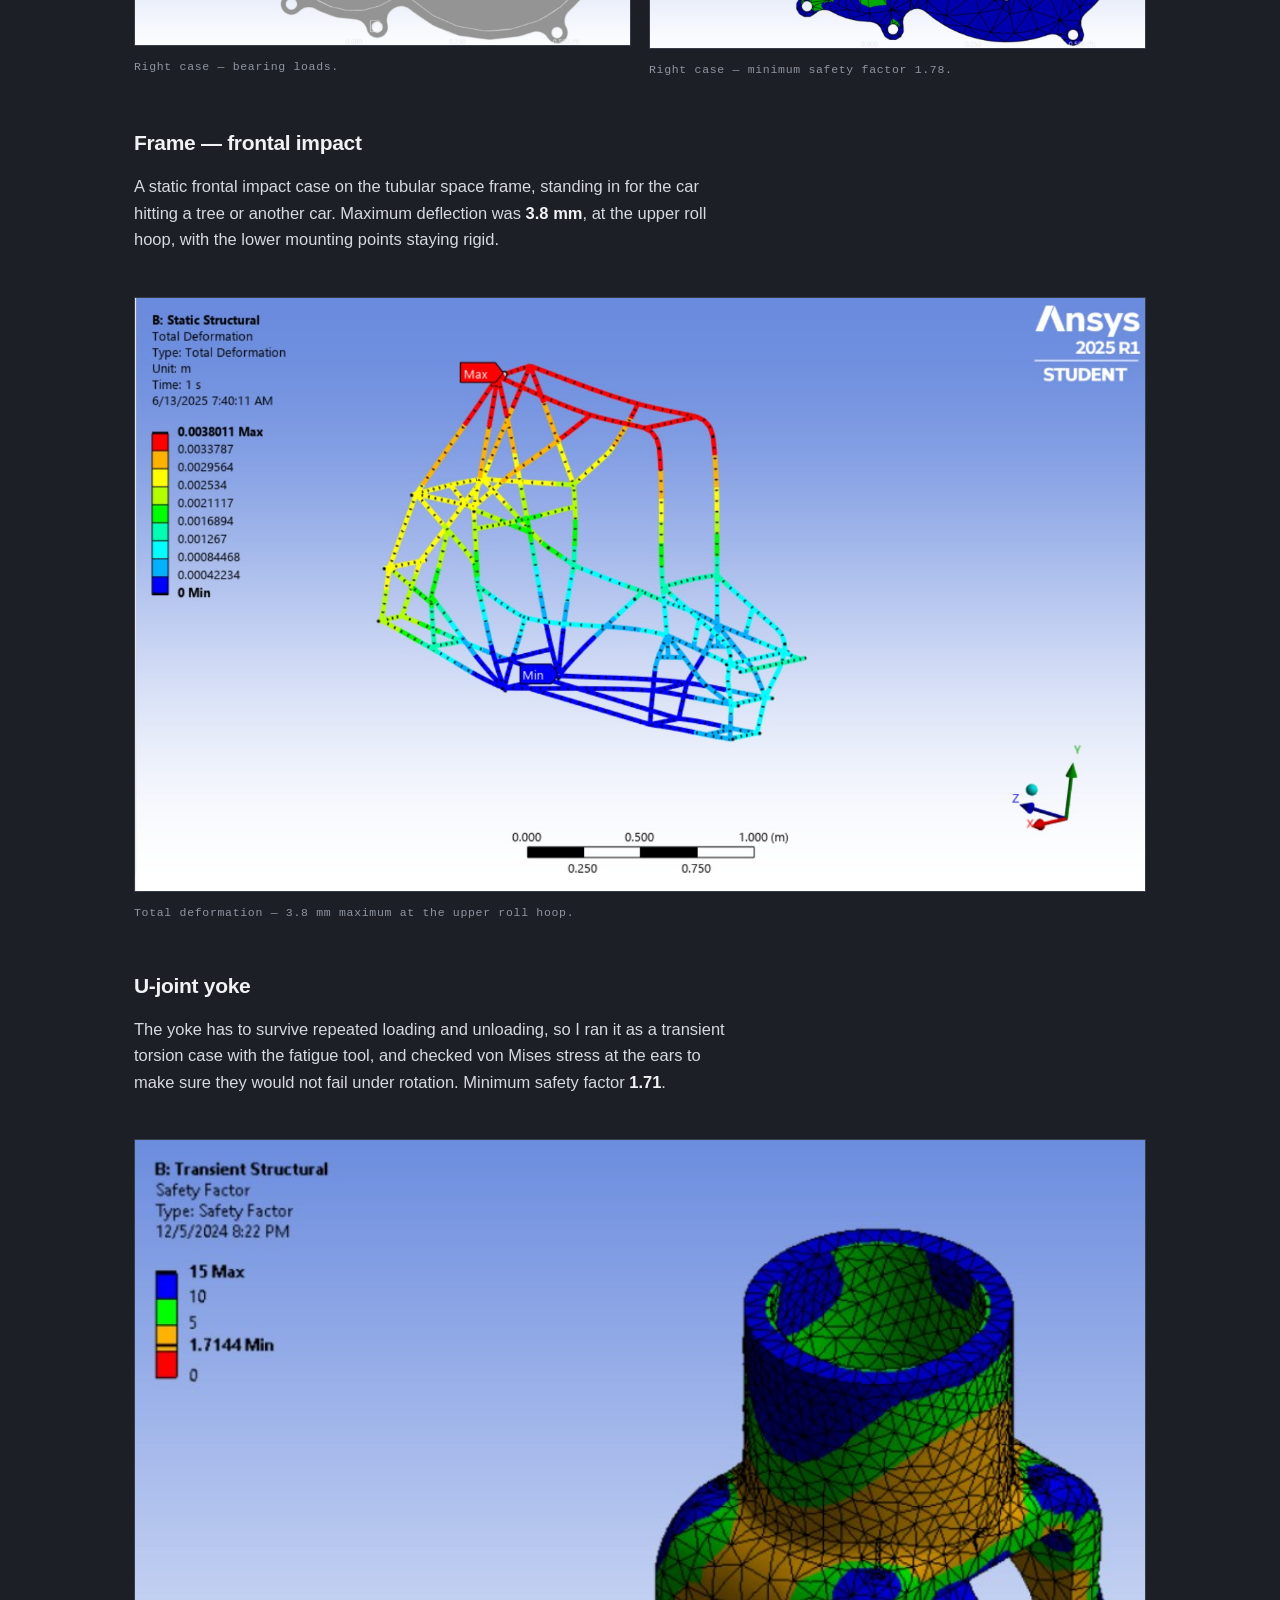
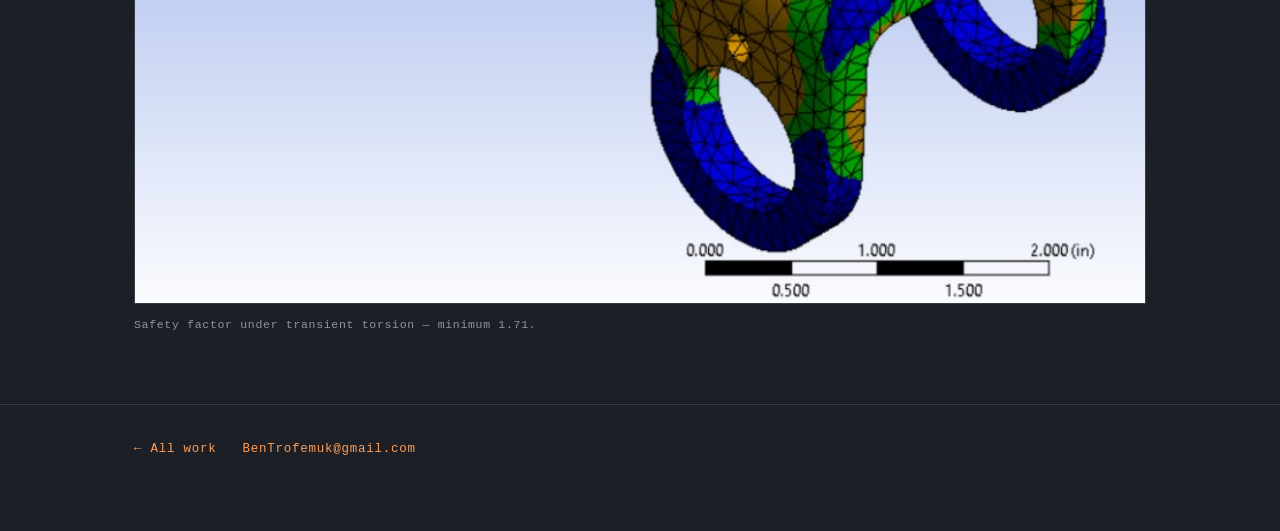
<file: drivetrain-fea.html>
<!DOCTYPE html>
<html lang="en">
<head>
<meta charset="utf-8">
<meta name="viewport" content="width=device-width, initial-scale=1">
<title>02 — Baja Drivetrain &amp; Chassis FEA — Benjamin Trofemuk</title>
<meta name="description" content="Ansys analyses of a Baja SAE drivetrain and chassis — bevel gears, splined shaft, gearbox housing, frame, and U-joint yoke — using loads from a gear calculator I built, and the gear failure the model didn't predict.">
<link rel="stylesheet" href="style.css">
</head>
<body>

<div class="topbar">
  <div class="wrap"><a class="label" href="index.html">&larr; Benjamin Trofemuk</a></div>
</div>

<div class="wrap">
<article>

  <p class="label">Project 02 &mdash; Baja SAE &mdash; Ansys Mechanical &mdash; 2024&ndash;2025</p>
  <h1>Baja Drivetrain &amp; Chassis FEA</h1>
  <p class="standfirst">
    Five analyses of the parts that carry the load &mdash; gears, shaft, housing,
    frame, and yoke &mdash; with the drivetrain loads worked out in a gear
    calculator I built. And one failure the model did not predict.
  </p>

  <dl class="spec">
    <div><dt>Solver</dt><dd>Ansys Mechanical 2025 R2</dd></div>
    <div><dt>Drivetrain loads</dt><dd class="on">From a gear calculator I built</dd></div>
    <div><dt>Bevel gears</dt><dd>110 lbf&middot;ft &middot; min SF 2.04</dd></div>
    <div><dt>Spline coupling</dt><dd>193.1 lbf&middot;ft &middot; min SF 2.39</dd></div>
    <div><dt>Gearbox housing</dt><dd>Bearing loads to 3,372 lbf &middot; min SF 1.56 / 1.78</dd></div>
    <div><dt>Frame</dt><dd>Frontal impact &middot; 3.8 mm max deflection</dd></div>
    <div><dt>U-joint yoke</dt><dd>Transient torsion, fatigue &middot; min SF 1.71</dd></div>
  </dl>

  <div class="body">
    <h3>Loads first</h3>

    <p>
      An FEA result is only as good as the load it is given. The drivetrain
      loads came from a gear calculator I built: 110&nbsp;lbf&middot;ft at the
      bevel gears, 193.1&nbsp;lbf&middot;ft at the splined coupling, and the
      bearing reactions on the gearbox housing, from 1,522.2 up to
      3,372&nbsp;lbf.
    </p>

    <h3>Bevel gears</h3>

    <p>
      A static structural model of the bevel gear pair at
      110&nbsp;lbf&middot;ft, with fixed and frictionless supports, gave a
      minimum safety factor of <strong>2.04</strong>.
    </p>
  </div>

  <div class="pair">
    <figure>
      <img src="fea-bevel-setup.jpg" alt="Ansys setup of a bevel gear pair with a 110 lbf-ft moment, fixed support, and frictionless support">
      <figcaption>Setup &mdash; 110 lbf&middot;ft moment, fixed and frictionless supports.</figcaption>
    </figure>
    <figure>
      <img src="fea-bevel-sf.jpg" alt="Safety factor contour on the bevel gear pair, minimum 2.04">
      <figcaption>Safety factor &mdash; minimum 2.04.</figcaption>
    </figure>
  </div>

  <div class="body">
    <h3>The failure the model didn&rsquo;t predict</h3>

    <p>
      On the car, the teeth sheared.
    </p>

    <p>
      The analysis had covered normal operation, and for that load it
      predicted the gears would survive. The load that broke them was outside
      that case: the CVT slamming into engagement because of its ramp profile,
      shock-loading the teeth.
    </p>
  </div>

  <div class="pullquote">
    <p>
      The model answered the question it was asked. The question was
      incomplete.
    </p>
  </div>

  <div class="body">
    <h3>Splined shaft coupling</h3>

    <p>
      Static structural at 193.1&nbsp;lbf&middot;ft, with two fixed supports
      standing in for the bearings. Minimum safety factor
      <strong>2.39</strong>, at the splined interface.
    </p>
  </div>

  <div class="pair">
    <figure>
      <img src="fea-spline-setup.jpg" alt="Ansys setup of a splined drive shaft coupling with a 193.1 lbf-ft moment and two fixed supports">
      <figcaption>Setup &mdash; 193.1 lbf&middot;ft, two fixed supports.</figcaption>
    </figure>
    <figure>
      <img src="fea-spline-sf.jpg" alt="Safety factor contour on the splined coupling, minimum 2.39">
      <figcaption>Safety factor &mdash; minimum 2.39.</figcaption>
    </figure>
  </div>

  <div class="body">
    <h3>Gearbox housing</h3>

    <p>
      The housing&rsquo;s job is stiffness: if the case deflects, the shafts
      move out of alignment and the gears stop meshing the way they were
      designed to. I applied the bearing loads from the gear calculator to
      both case halves &mdash; output 1,686&nbsp;lbf, input and second bearing
      1,522.2&nbsp;lbf each, third bearing 3,372&nbsp;lbf &mdash; plus a
      95.08&nbsp;lbf force.
    </p>

    <p>
      Minimum safety factor <strong>1.56</strong> on the left case and
      <strong>1.78</strong> on the right.
    </p>
  </div>

  <div class="pair">
    <figure>
      <img src="fea-housing-left-setup.jpg" alt="Left gearbox case with bearing loads applied">
      <figcaption>Left case &mdash; bearing loads.</figcaption>
    </figure>
    <figure>
      <img src="fea-housing-left-sf.jpg" alt="Safety factor contour on the left gearbox case, minimum 1.56">
      <figcaption>Left case &mdash; minimum safety factor 1.56.</figcaption>
    </figure>
    <figure>
      <img src="fea-housing-right-setup.jpg" alt="Right gearbox case with bearing loads applied">
      <figcaption>Right case &mdash; bearing loads.</figcaption>
    </figure>
    <figure>
      <img src="fea-housing-right-sf.jpg" alt="Safety factor contour on the right gearbox case, minimum 1.78">
      <figcaption>Right case &mdash; minimum safety factor 1.78.</figcaption>
    </figure>
  </div>

  <div class="body">
    <h3>Frame &mdash; frontal impact</h3>

    <p>
      A static frontal impact case on the tubular space frame, standing in for
      the car hitting a tree or another car. Maximum deflection was
      <strong>3.8&nbsp;mm</strong>, at the upper roll hoop, with the lower
      mounting points staying rigid.
    </p>
  </div>

  <figure>
    <img src="fea-frame-deformation.jpg" alt="Total deformation contour on the Baja roll cage under frontal impact, maximum 3.8 mm at the upper roll hoop">
    <figcaption>Total deformation &mdash; 3.8 mm maximum at the upper roll hoop.</figcaption>
  </figure>

  <div class="body">
    <h3>U-joint yoke</h3>

    <p>
      The yoke has to survive repeated loading and unloading, so I ran it as a
      transient torsion case with the fatigue tool, and checked von Mises
      stress at the ears to make sure they would not fail under rotation.
      Minimum safety factor <strong>1.71</strong>.
    </p>
  </div>

  <figure>
    <img src="fea-yoke-sf.jpg" alt="Safety factor contour on a universal joint yoke under transient torsion, minimum 1.71">
    <figcaption>Safety factor under transient torsion &mdash; minimum 1.71.</figcaption>
  </figure>

</article>
</div>

<footer class="site">
  <div class="wrap" style="display:flex;flex-wrap:wrap;gap:10px 26px;padding:0 var(--gutter);">
    <a href="index.html">&larr; All work</a>
    <a href="mailto:BenTrofemuk@gmail.com">BenTrofemuk@gmail.com</a>
  </div>
</footer>

</body>
</html>
</file>
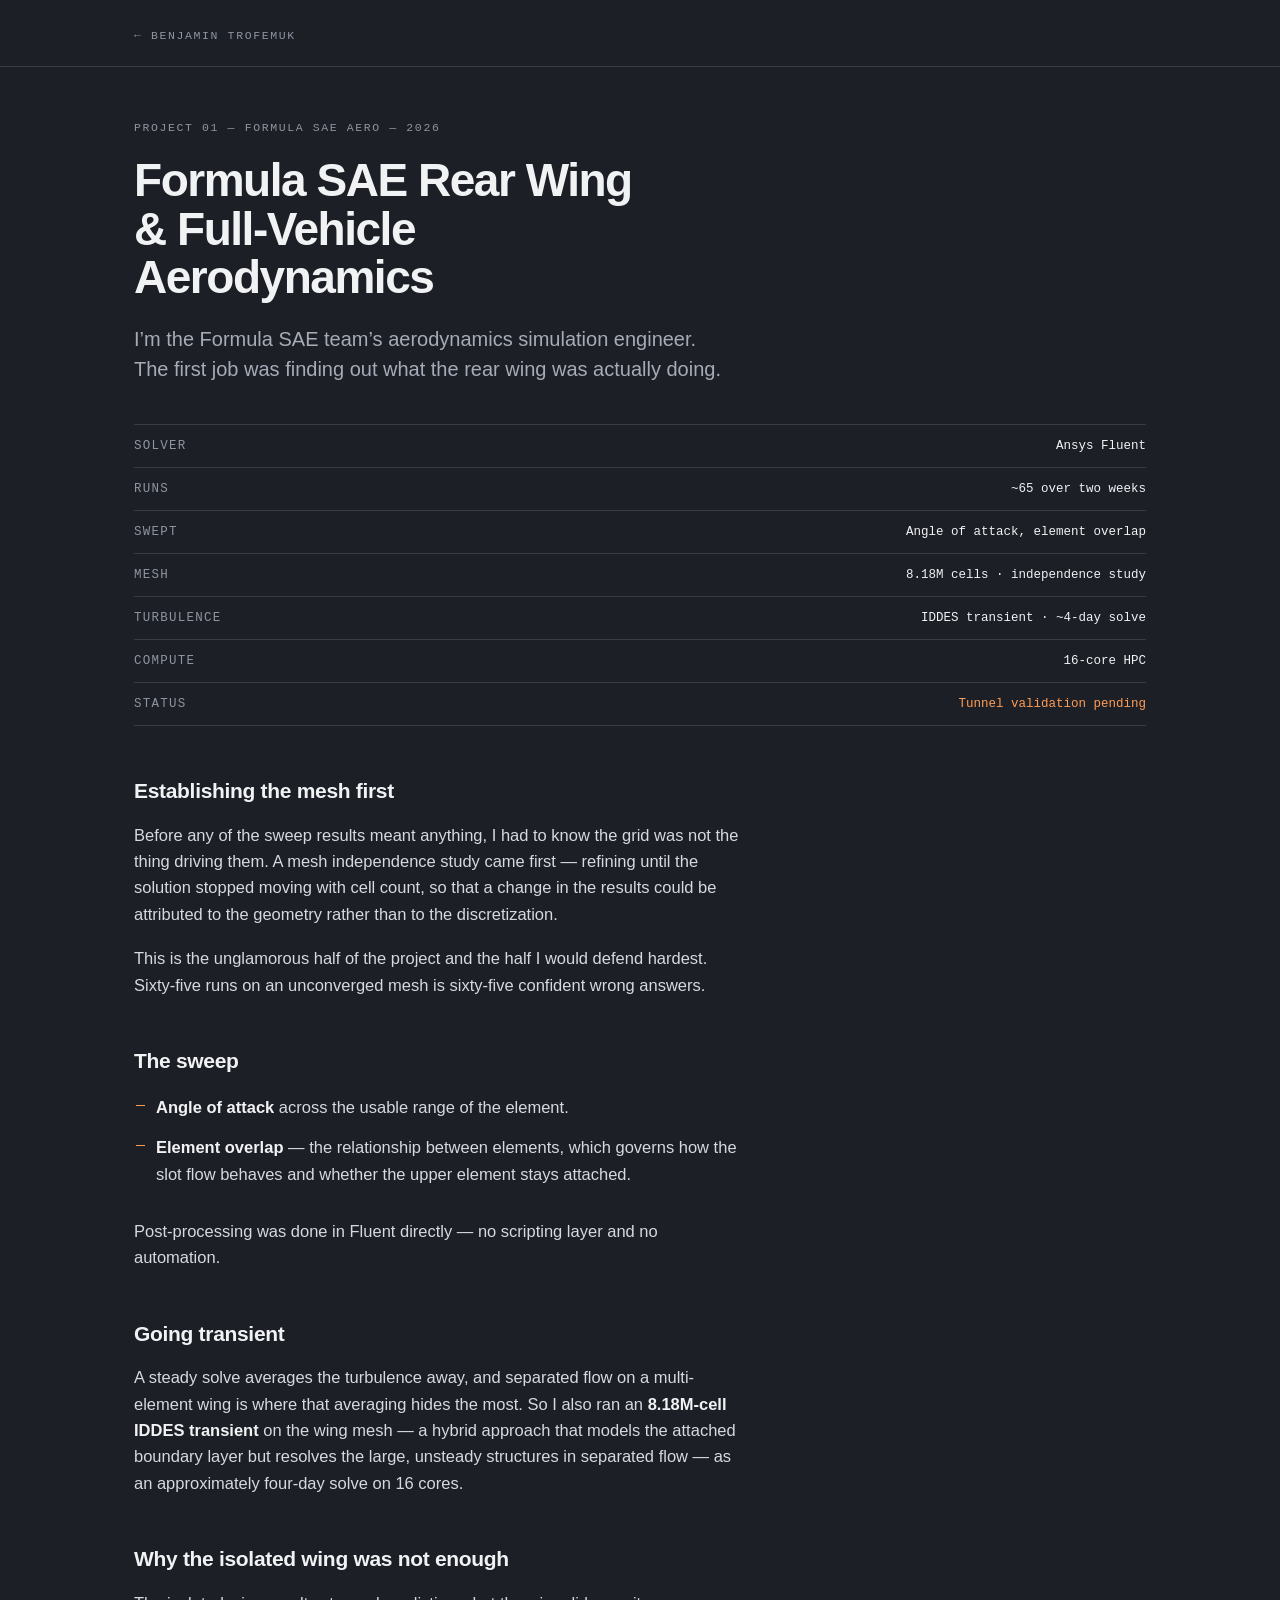
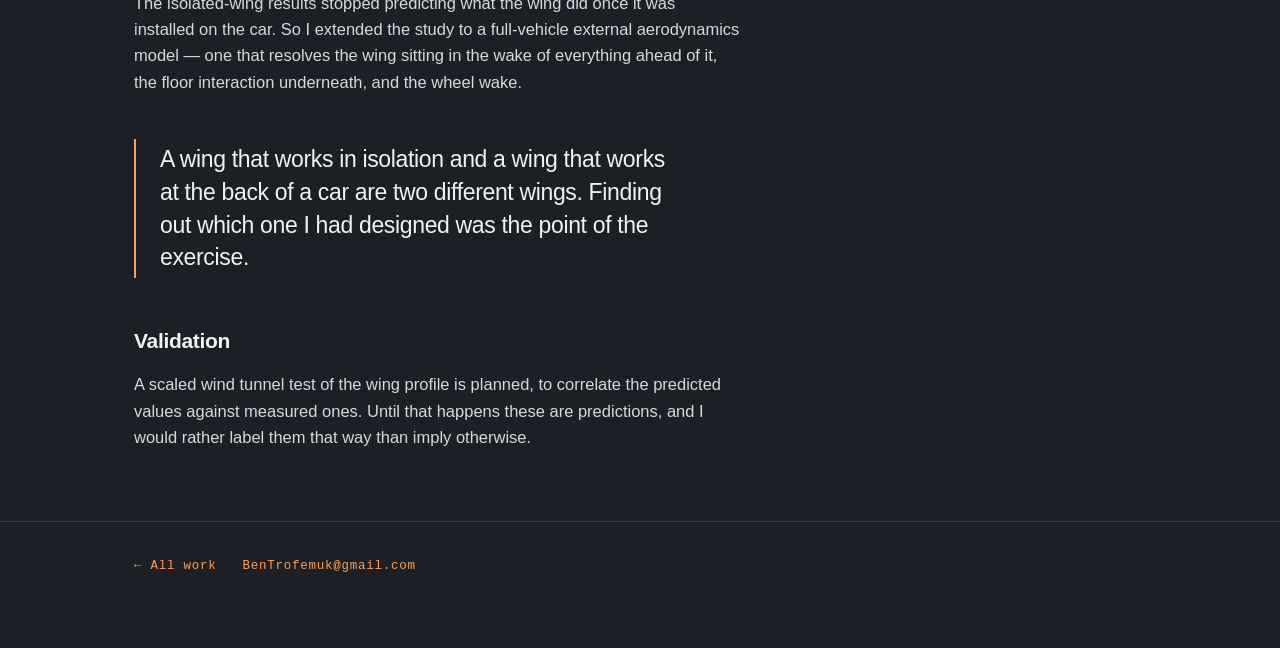
<file: fsae-aero.html>
<!DOCTYPE html>
<html lang="en">
<head>
<meta charset="utf-8">
<meta name="viewport" content="width=device-width, initial-scale=1">
<title>01 — Formula SAE Aerodynamics — Benjamin Trofemuk</title>
<meta name="description" content="Roughly 65 CFD simulations of a Formula SAE rear wing, extended to a full-vehicle external aerodynamics model in Ansys Fluent.">
<link rel="stylesheet" href="style.css">
</head>
<body>

<div class="topbar">
  <div class="wrap"><a class="label" href="index.html">&larr; Benjamin Trofemuk</a></div>
</div>

<div class="wrap">
<article>

  <p class="label">Project 01 &mdash; Formula SAE Aero &mdash; 2026</p>
  <h1>Formula SAE Rear Wing &amp; Full-Vehicle Aerodynamics</h1>
  <p class="standfirst">
    I&rsquo;m the Formula SAE team&rsquo;s aerodynamics simulation engineer.
    The first job was finding out what the rear wing was actually doing.
  </p>

  <dl class="spec">
    <div><dt>Solver</dt><dd>Ansys Fluent</dd></div>
    <div><dt>Runs</dt><dd>~65 over two weeks</dd></div>
    <div><dt>Swept</dt><dd>Angle of attack, element overlap</dd></div>
    <div><dt>Mesh</dt><dd>8.18M cells &middot; independence study</dd></div>
    <div><dt>Turbulence</dt><dd>IDDES transient &middot; ~4-day solve</dd></div>
    <div><dt>Compute</dt><dd>16-core HPC</dd></div>
    <div><dt>Status</dt><dd class="on">Tunnel validation pending</dd></div>
  </dl>

  <div class="body">

    <h3>Establishing the mesh first</h3>

    <p>
      Before any of the sweep results meant anything, I had to know the grid was
      not the thing driving them. A mesh independence study came first &mdash;
      refining until the solution stopped moving with cell count, so that a
      change in the results could be attributed to the geometry rather than to
      the discretization.
    </p>

    <p>
      This is the unglamorous half of the project and the half I would defend
      hardest. Sixty-five runs on an unconverged mesh is sixty-five confident
      wrong answers.
    </p>

  </div>

  <div class="body">
    <h3>The sweep</h3>

    <ul class="body-list">
      <li><strong>Angle of attack</strong> across the usable range of the element.</li>
      <li><strong>Element overlap</strong> &mdash; the relationship between elements,
          which governs how the slot flow behaves and whether the upper element
          stays attached.</li>
    </ul>

    <p>
      Post-processing was done in Fluent directly &mdash; no scripting layer and
      no automation.
    </p>

    <h3>Going transient</h3>

    <p>
      A steady solve averages the turbulence away, and separated flow on a
      multi-element wing is where that averaging hides the most. So I also ran an
      <strong>8.18M-cell IDDES transient</strong> on the wing mesh &mdash; a hybrid
      approach that models the attached boundary layer but resolves the large,
      unsteady structures in separated flow &mdash; as an approximately four-day
      solve on 16 cores.
    </p>
  </div>

  <div class="body">
    <h3>Why the isolated wing was not enough</h3>

    <p>
      The isolated-wing results stopped predicting what the wing did once it was
      installed on the car. So I extended the study to a full-vehicle external
      aerodynamics model &mdash; one that resolves the wing sitting in the wake
      of everything ahead of it, the floor interaction underneath, and the wheel
      wake.
    </p>
  </div>

  <div class="pullquote">
    <p>
      A wing that works in isolation and a wing that works at the back of a car
      are two different wings. Finding out which one I had designed was the
      point of the exercise.
    </p>
  </div>

  <div class="body">
    <h3>Validation</h3>

    <p>
      A scaled wind tunnel test of the wing profile is planned, to correlate the
      predicted values against measured ones. Until that happens these are
      predictions, and I would rather label them that way than imply otherwise.
    </p>
  </div>

</article>
</div>

<footer class="site">
  <div class="wrap" style="display:flex;flex-wrap:wrap;gap:10px 26px;padding:0 var(--gutter);">
    <a href="index.html">&larr; All work</a>
    <a href="mailto:BenTrofemuk@gmail.com">BenTrofemuk@gmail.com</a>
  </div>
</footer>

</body>
</html>
</file>
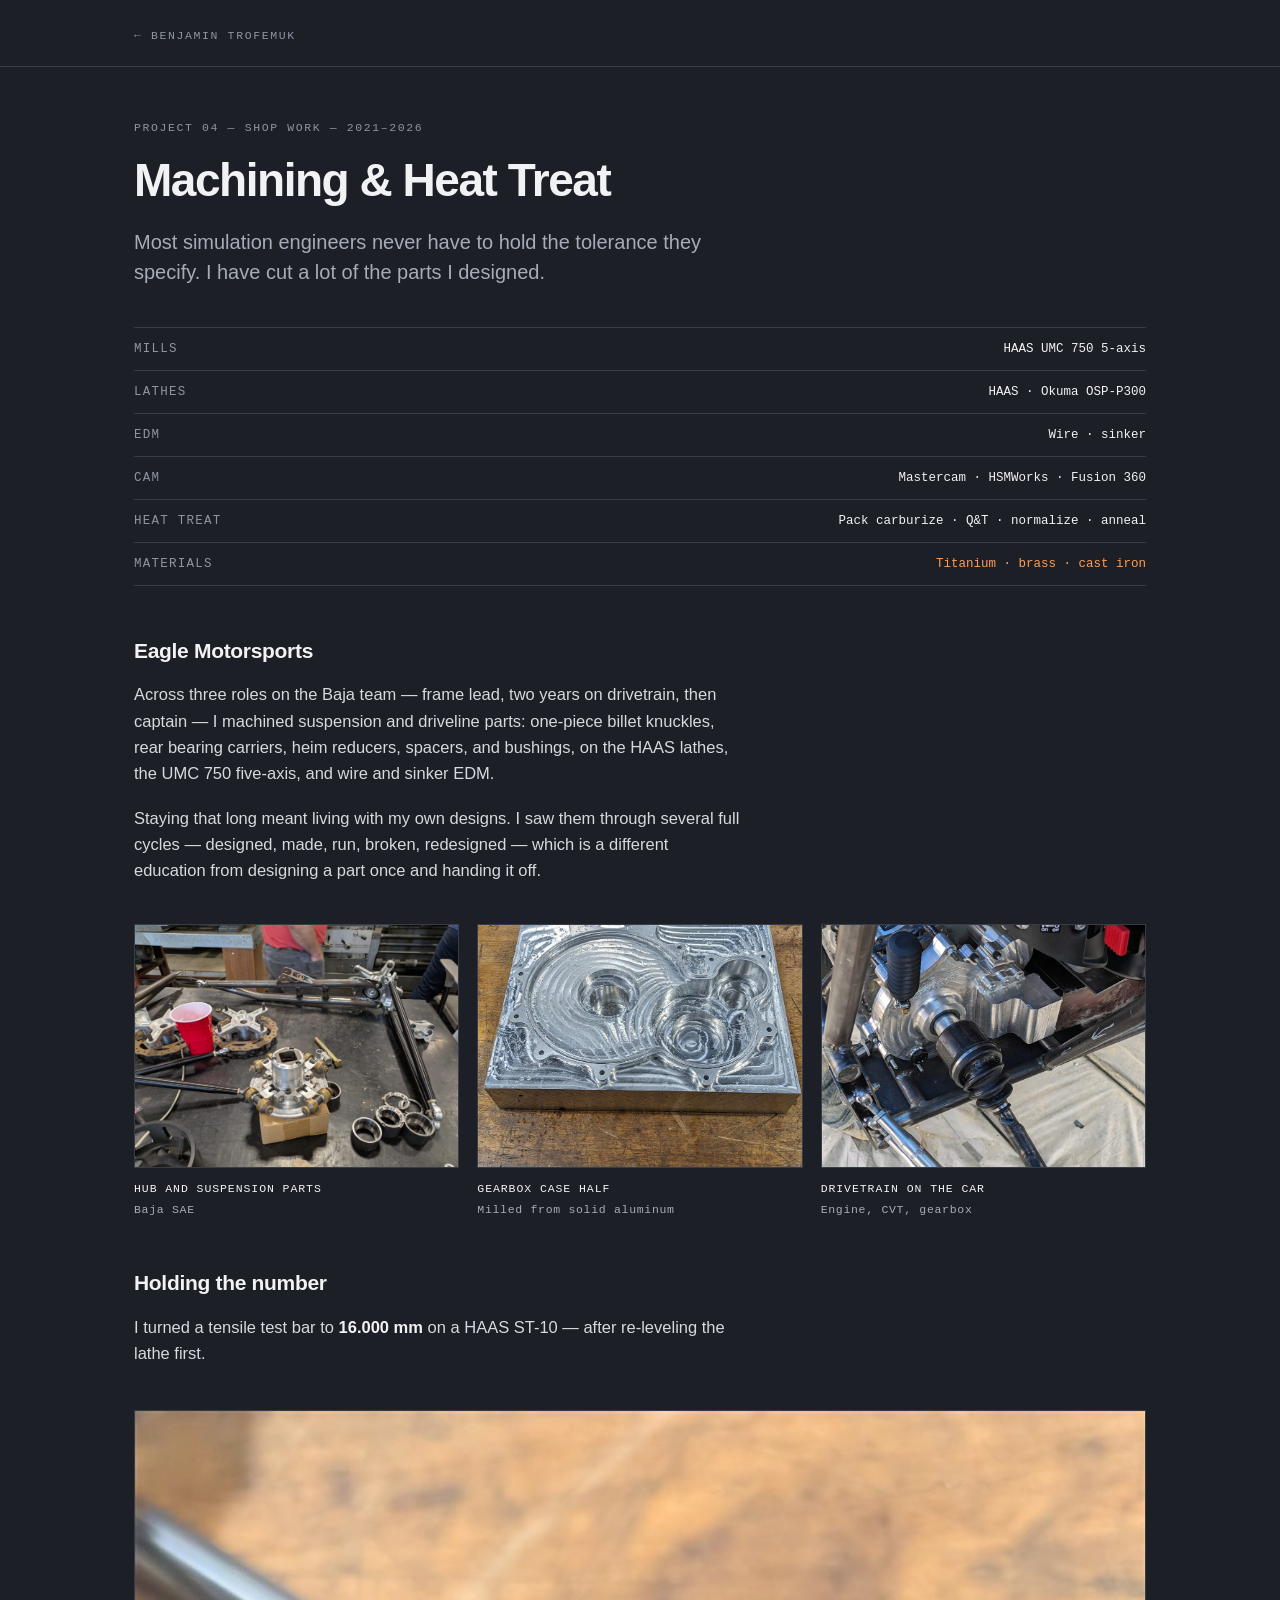
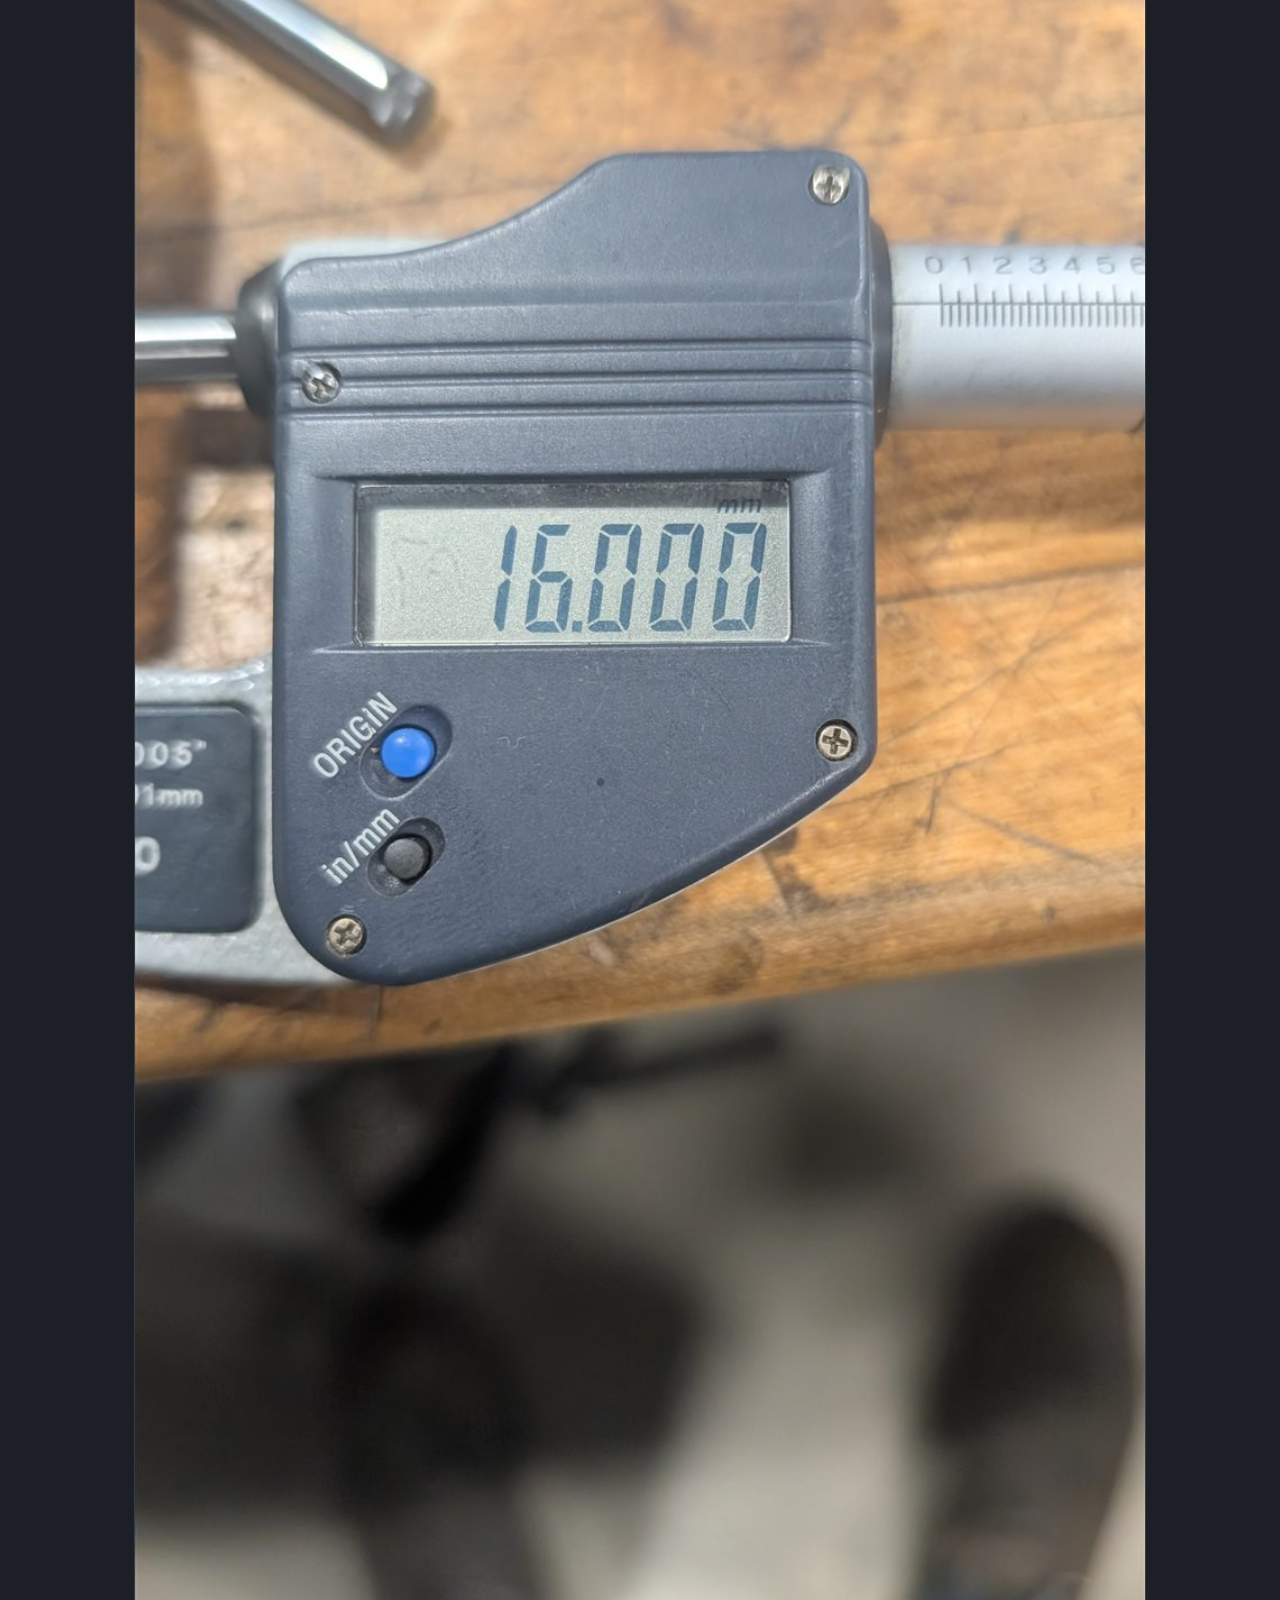
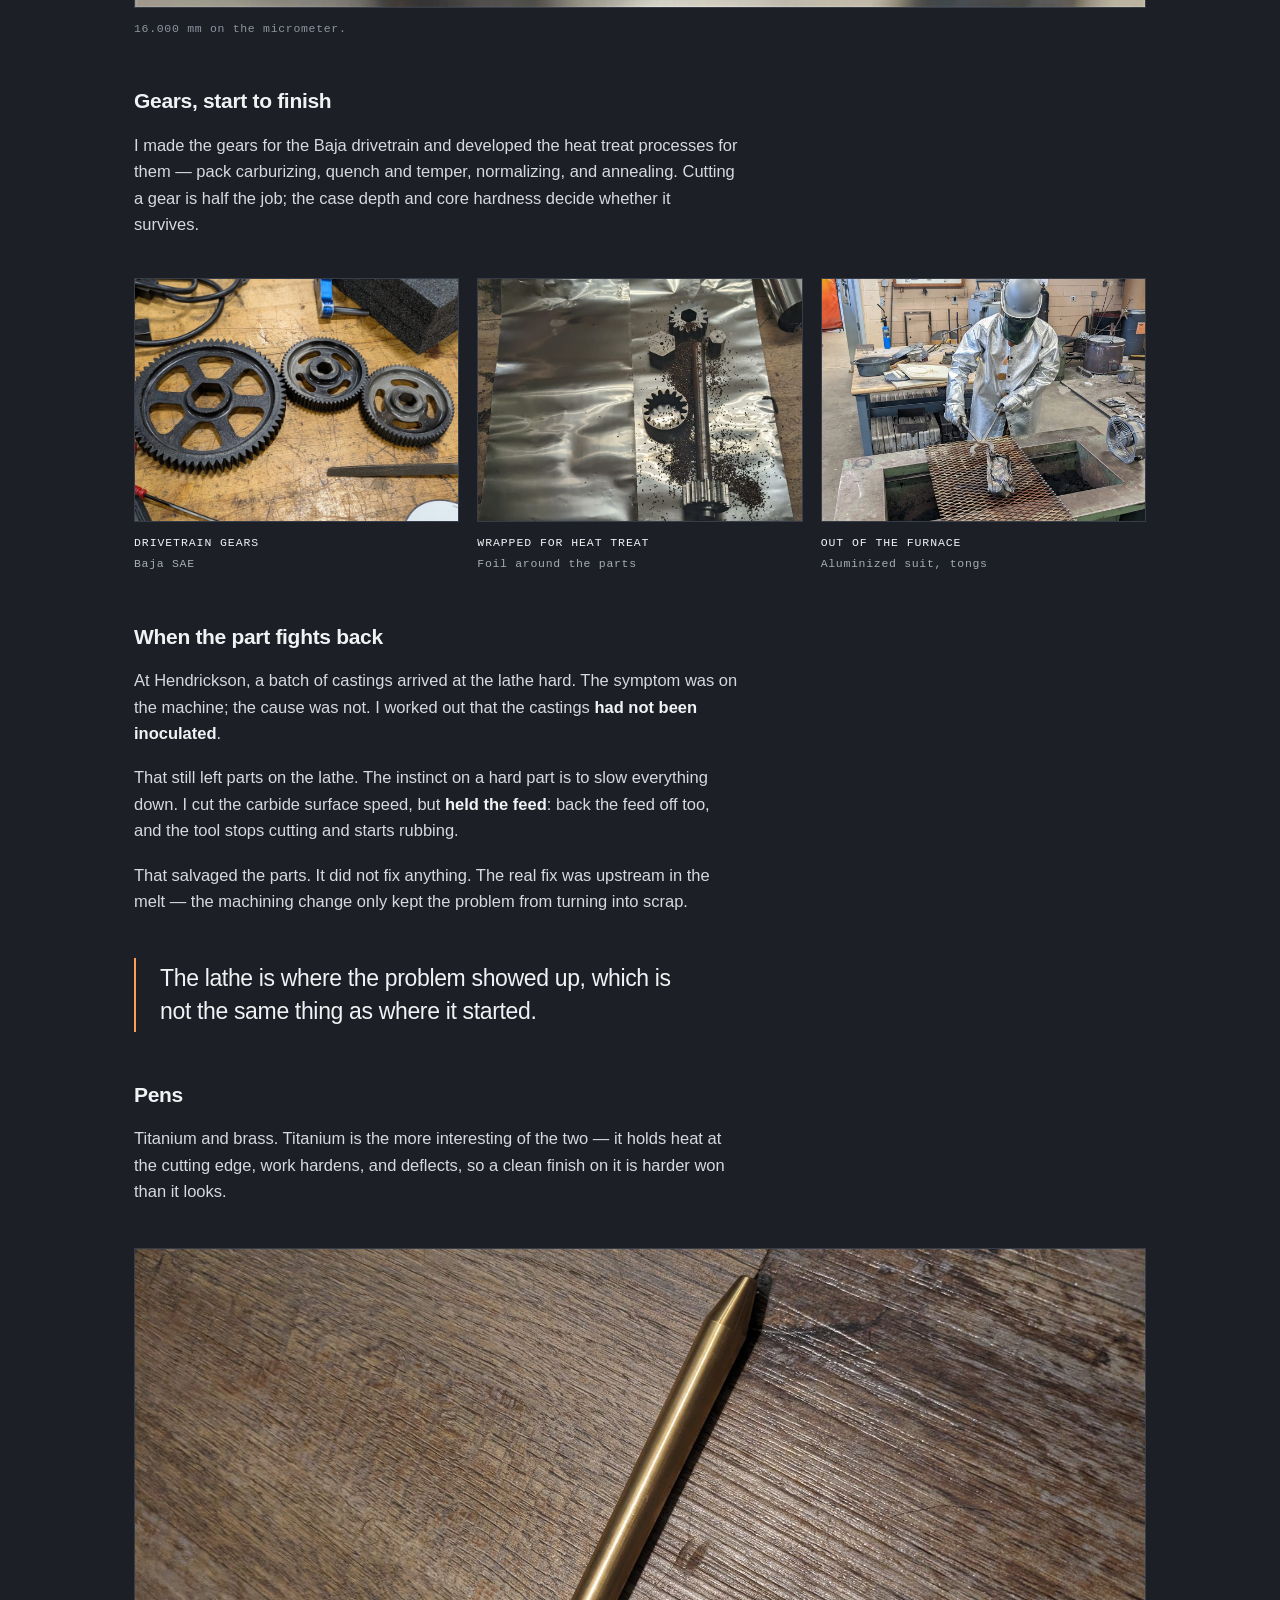
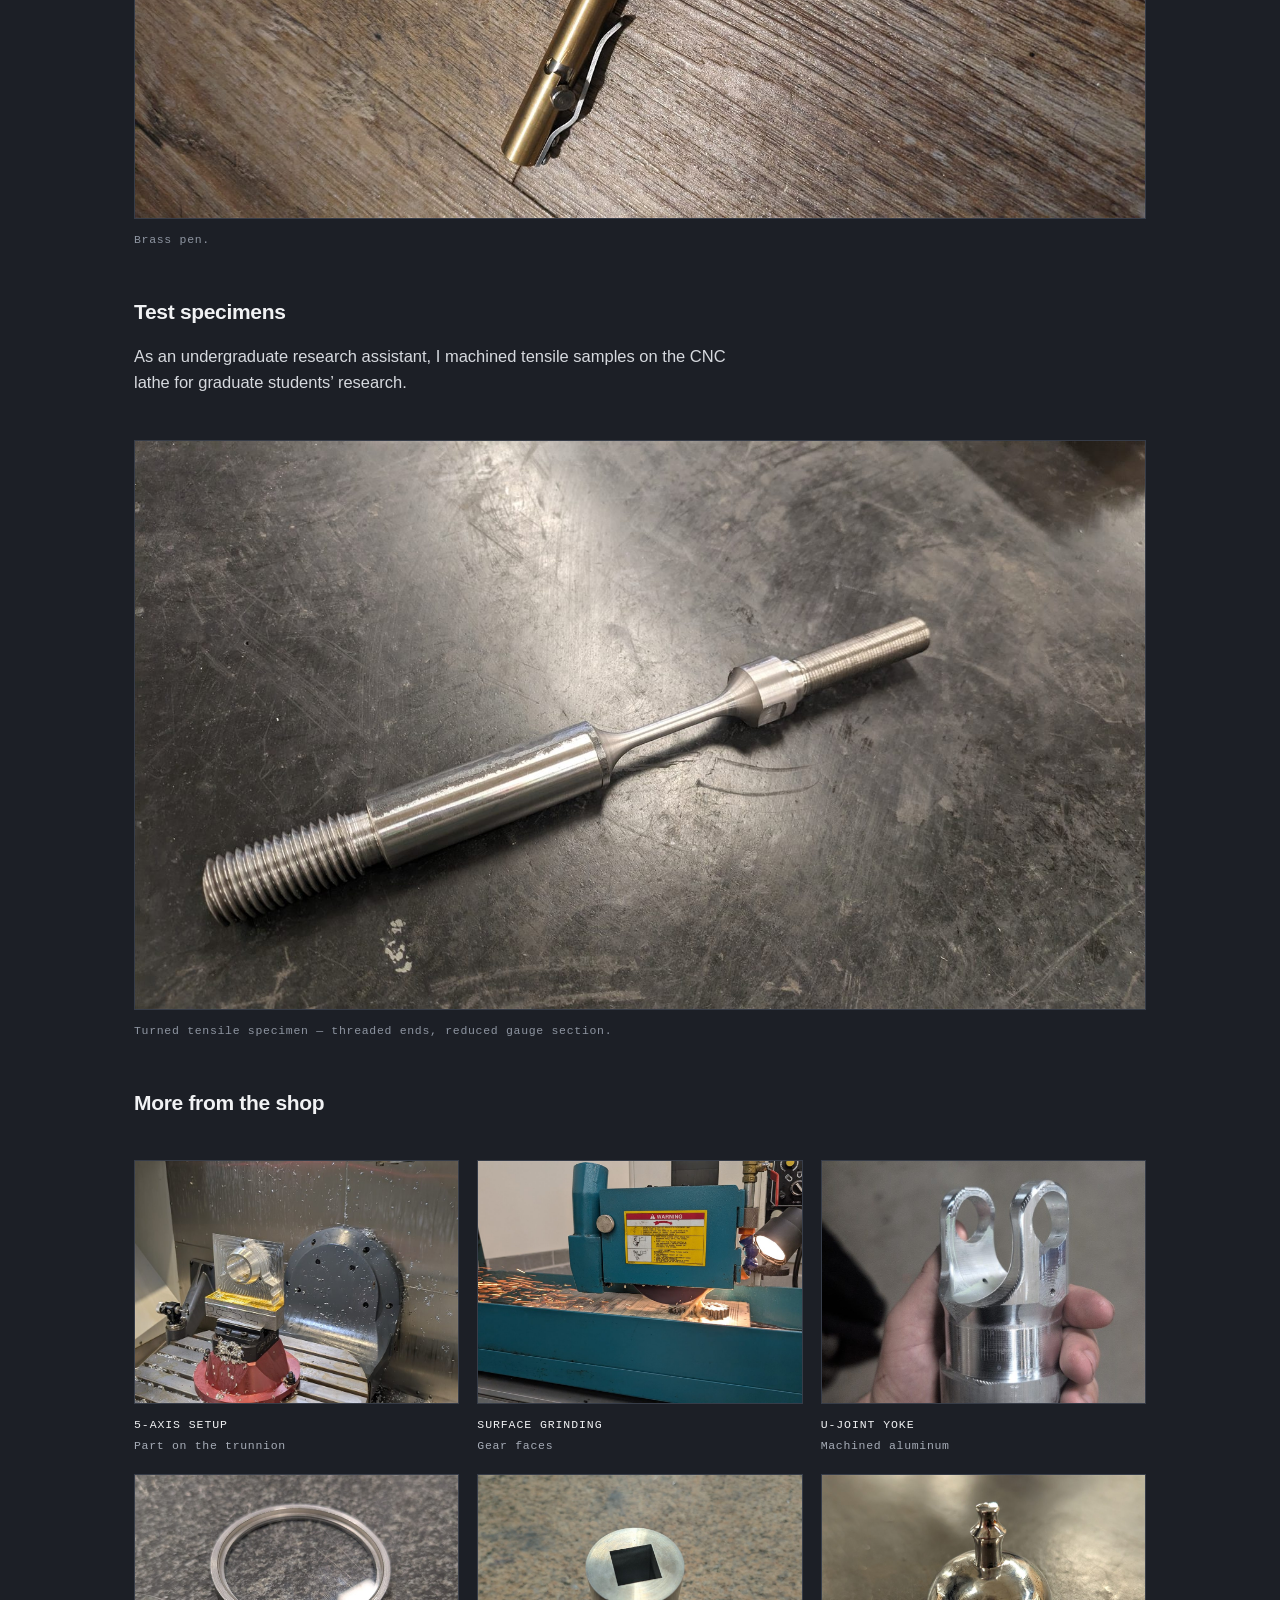
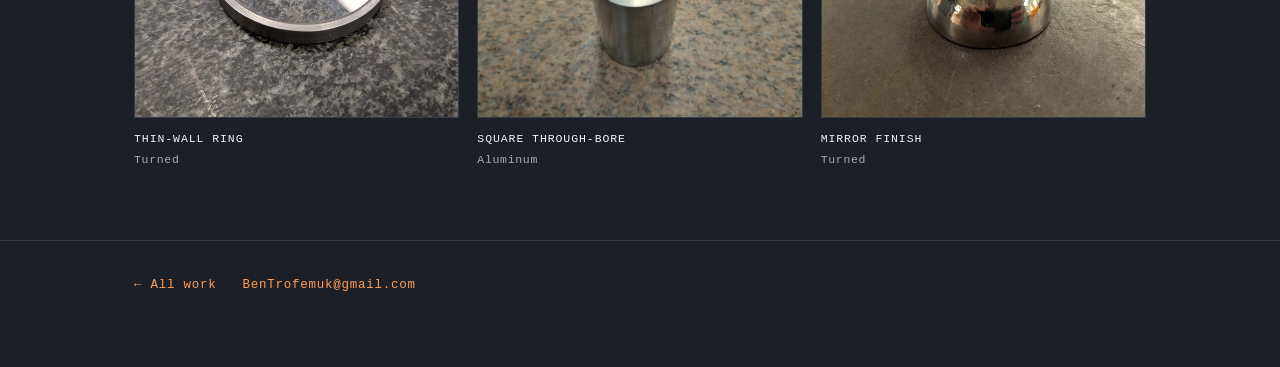
<file: machining.html>
<!DOCTYPE html>
<html lang="en">
<head>
<meta charset="utf-8">
<meta name="viewport" content="width=device-width, initial-scale=1">
<title>04 — Machining &amp; Heat Treat — Benjamin Trofemuk</title>
<meta name="description" content="Parts I designed and cut myself — 5-axis, EDM, lathe work, gears and their heat treat, and titanium and brass pens.">
<link rel="stylesheet" href="style.css">
</head>
<body>

<div class="topbar">
  <div class="wrap"><a class="label" href="index.html">&larr; Benjamin Trofemuk</a></div>
</div>

<div class="wrap">
<article>

  <p class="label">Project 04 &mdash; Shop work &mdash; 2021&ndash;2026</p>
  <h1>Machining &amp; Heat Treat</h1>
  <p class="standfirst">
    Most simulation engineers never have to hold the tolerance they specify.
    I have cut a lot of the parts I designed.
  </p>

  <dl class="spec">
    <div><dt>Mills</dt><dd>HAAS UMC 750 5-axis</dd></div>
    <div><dt>Lathes</dt><dd>HAAS &middot; Okuma OSP-P300</dd></div>
    <div><dt>EDM</dt><dd>Wire &middot; sinker</dd></div>
    <div><dt>CAM</dt><dd>Mastercam &middot; HSMWorks &middot; Fusion 360</dd></div>
    <div><dt>Heat treat</dt><dd>Pack carburize &middot; Q&amp;T &middot; normalize &middot; anneal</dd></div>
    <div><dt>Materials</dt><dd class="on">Titanium &middot; brass &middot; cast iron</dd></div>
  </dl>

  <div class="body">
    <h3>Eagle Motorsports</h3>
    <p>
      Across three roles on the Baja team &mdash; frame lead, two years on drivetrain, then captain &mdash; I machined suspension and driveline parts:
      one-piece billet knuckles, rear bearing carriers, heim reducers, spacers,
      and bushings, on the HAAS lathes, the UMC&nbsp;750 five-axis, and wire and
      sinker EDM.
    </p>
    <p>
      Staying that long meant living with my own designs. I saw them through
      several full cycles &mdash; designed, made, run, broken, redesigned
      &mdash; which is a different education from designing a part once and
      handing it off.
    </p>
  </div>

  <div class="gallery">
    <figure>
      <img src="baja-hub-parts.jpg" alt="Machined Baja hub and suspension parts laid out on a table">
      <figcaption><b>Hub and suspension parts</b>Baja SAE</figcaption>
    </figure>
    <figure>
      <img src="gearbox-case.jpg" alt="Gearbox case half machined from a solid aluminum block">
      <figcaption><b>Gearbox case half</b>Milled from solid aluminum</figcaption>
    </figure>
    <figure>
      <img src="drivetrain-installed.jpg" alt="Engine, CVT, and gearbox installed in the Baja car">
      <figcaption><b>Drivetrain on the car</b>Engine, CVT, gearbox</figcaption>
    </figure>
  </div>

  <div class="body">
    <h3>Holding the number</h3>
    <p>
      I turned a tensile test bar to <strong>16.000&nbsp;mm</strong> on a HAAS
      ST-10 &mdash; after re-leveling the lathe first.
    </p>
  </div>

  <figure>
    <img src="tensile-micrometer.jpg" alt="Digital micrometer reading 16.000 mm on a turned tensile test bar">
    <figcaption>16.000 mm on the micrometer.</figcaption>
  </figure>

  <div class="body">
    <h3>Gears, start to finish</h3>
    <p>
      I made the gears for the Baja drivetrain and developed the heat treat
      processes for them &mdash; pack carburizing, quench and temper,
      normalizing, and annealing. Cutting a gear is half the job; the case
      depth and core hardness decide whether it survives.
    </p>
  </div>

  <div class="gallery">
    <figure>
      <img src="baja-gears.jpg" alt="Three steel drivetrain gears on a workbench">
      <figcaption><b>Drivetrain gears</b>Baja SAE</figcaption>
    </figure>
    <figure>
      <img src="heat-treat-foil.jpg" alt="Gears being wrapped in metal foil before heat treatment">
      <figcaption><b>Wrapped for heat treat</b>Foil around the parts</figcaption>
    </figure>
    <figure>
      <img src="heat-treat.jpg" alt="A worker in an aluminized suit handling parts pulled from the heat treat furnace">
      <figcaption><b>Out of the furnace</b>Aluminized suit, tongs</figcaption>
    </figure>
  </div>

  <div class="body">
    <h3>When the part fights back</h3>
    <p>
      At Hendrickson, a batch of castings arrived at the lathe hard. The
      symptom was on the machine; the cause was not. I worked out that the
      castings <strong>had not been inoculated</strong>.
    </p>
    <p>
      That still left parts on the lathe. The instinct on a hard part is to
      slow everything down. I cut the carbide surface speed, but <strong>held
      the feed</strong>: back the feed off too, and the tool stops cutting and
      starts rubbing.
    </p>
    <p>
      That salvaged the parts. It did not fix anything. The real fix was
      upstream in the melt &mdash; the machining change only kept the problem
      from turning into scrap.
    </p>
  </div>

  <div class="pullquote">
    <p>
      The lathe is where the problem showed up, which is not the same thing as
      where it started.
    </p>
  </div>

  <div class="body">
    <h3>Pens</h3>
    <p>
      Titanium and brass. Titanium is the more
      interesting of the two &mdash; it holds heat at the cutting edge, work
      hardens, and deflects, so a clean finish on it is harder won than it
      looks.
    </p>
  </div>

  <figure>
    <img src="pen-brass.jpg" alt="A machined brass pen lying on a wood floor">
    <figcaption>Brass pen.</figcaption>
  </figure>

  <div class="body">
    <h3>Test specimens</h3>
    <p>
      As an undergraduate research assistant, I machined tensile samples on
      the CNC lathe for graduate students&rsquo; research.
    </p>
  </div>

  <figure>
    <img src="tensile-specimen.jpg" alt="A turned test specimen with threaded ends and a reduced gauge section">
    <figcaption>Turned tensile specimen &mdash; threaded ends, reduced gauge section.</figcaption>
  </figure>

  <div class="body">
    <h3>More from the shop</h3>
  </div>

  <div class="gallery">
    <figure>
      <img src="five-axis.jpg" alt="A part held in a red fixture on a five-axis trunnion table">
      <figcaption><b>5-axis setup</b>Part on the trunnion</figcaption>
    </figure>
    <figure>
      <img src="surface-grinding.jpg" alt="Sparks from a surface grinder working on gear faces">
      <figcaption><b>Surface grinding</b>Gear faces</figcaption>
    </figure>
    <figure>
      <img src="yoke.jpg" alt="A machined aluminum U-joint yoke held in a hand">
      <figcaption><b>U-joint yoke</b>Machined aluminum</figcaption>
    </figure>
    <figure>
      <img src="thin-wall-ring.jpg" alt="A thin-walled turned metal ring on a granite surface">
      <figcaption><b>Thin-wall ring</b>Turned</figcaption>
    </figure>
    <figure>
      <img src="broached-bore.jpg" alt="An aluminum cylinder with a square through-bore">
      <figcaption><b>Square through-bore</b>Aluminum</figcaption>
    </figure>
    <figure>
      <img src="polished-part.jpg" alt="A turned steel part with a mirror finish">
      <figcaption><b>Mirror finish</b>Turned</figcaption>
    </figure>
  </div>

</article>
</div>

<footer class="site">
  <div class="wrap" style="display:flex;flex-wrap:wrap;gap:10px 26px;padding:0 var(--gutter);">
    <a href="index.html">&larr; All work</a>
    <a href="mailto:BenTrofemuk@gmail.com">BenTrofemuk@gmail.com</a>
  </div>
</footer>

</body>
</html>
</file>
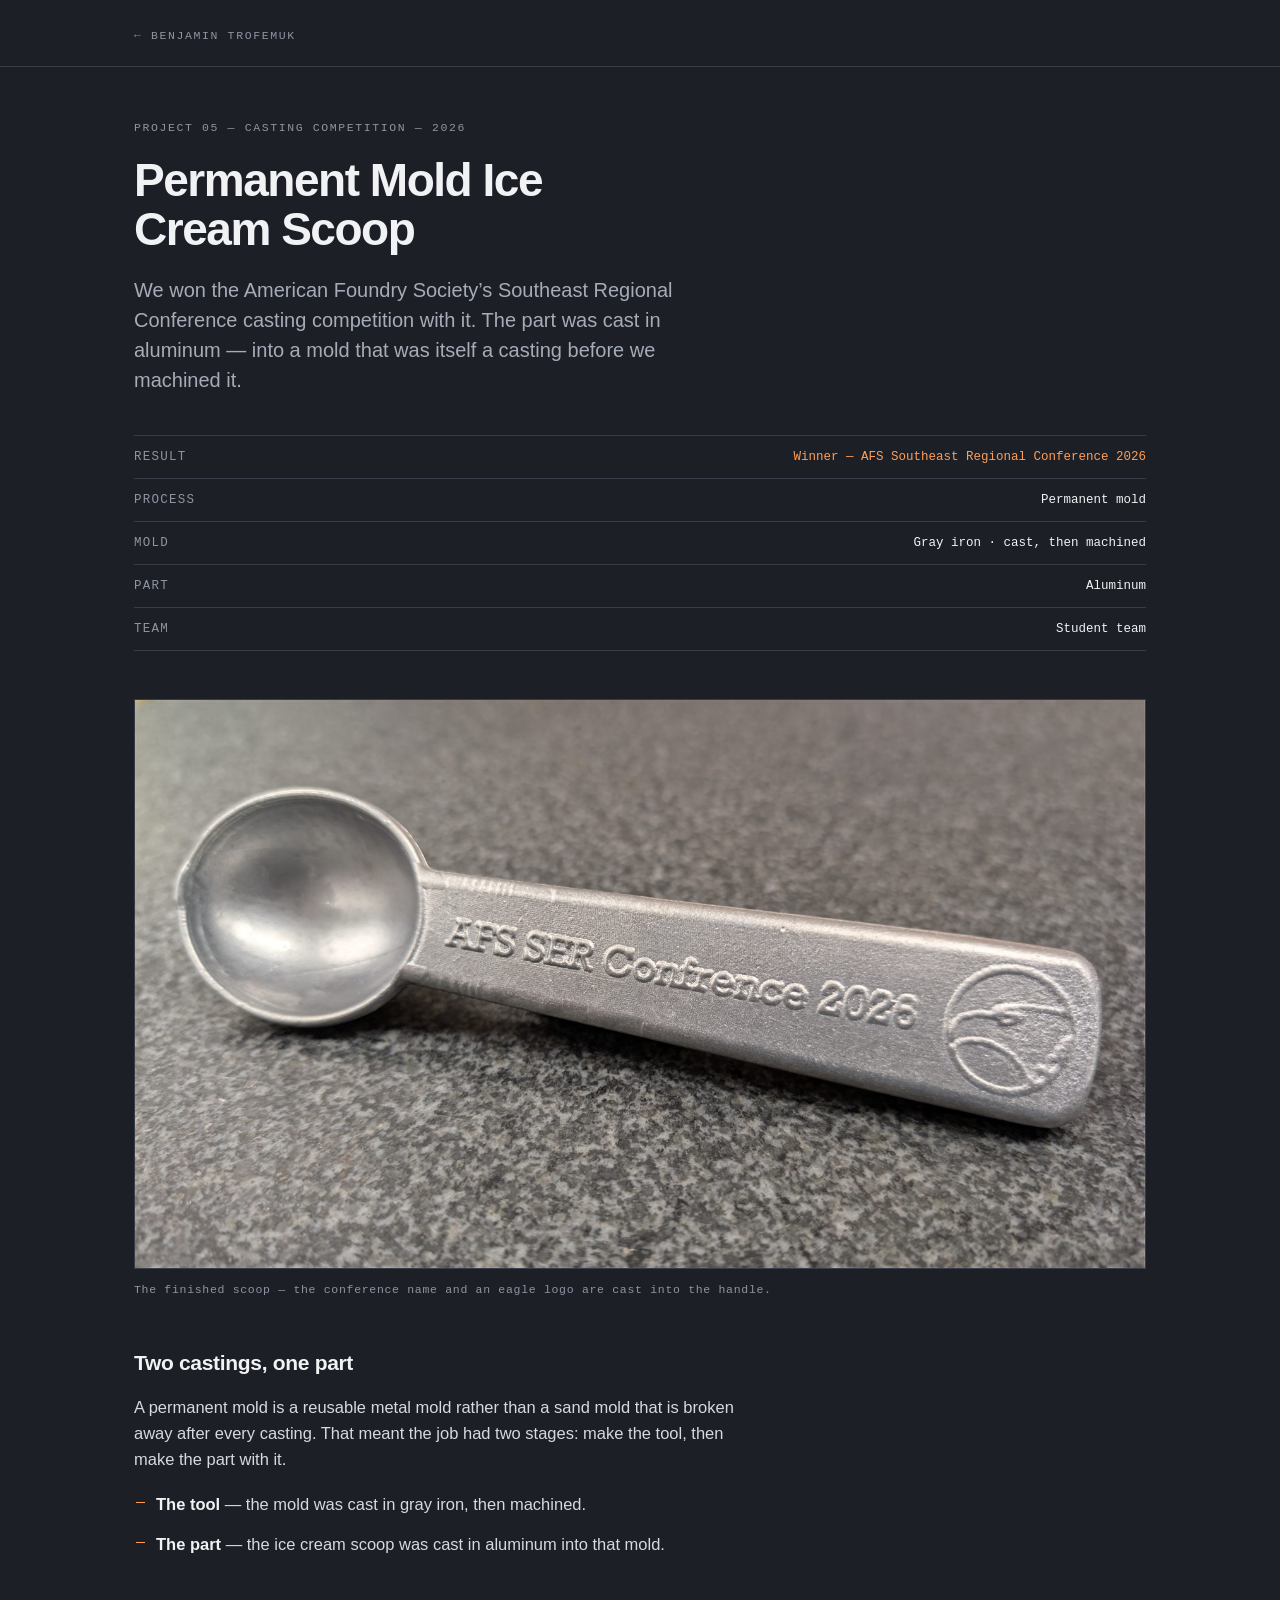
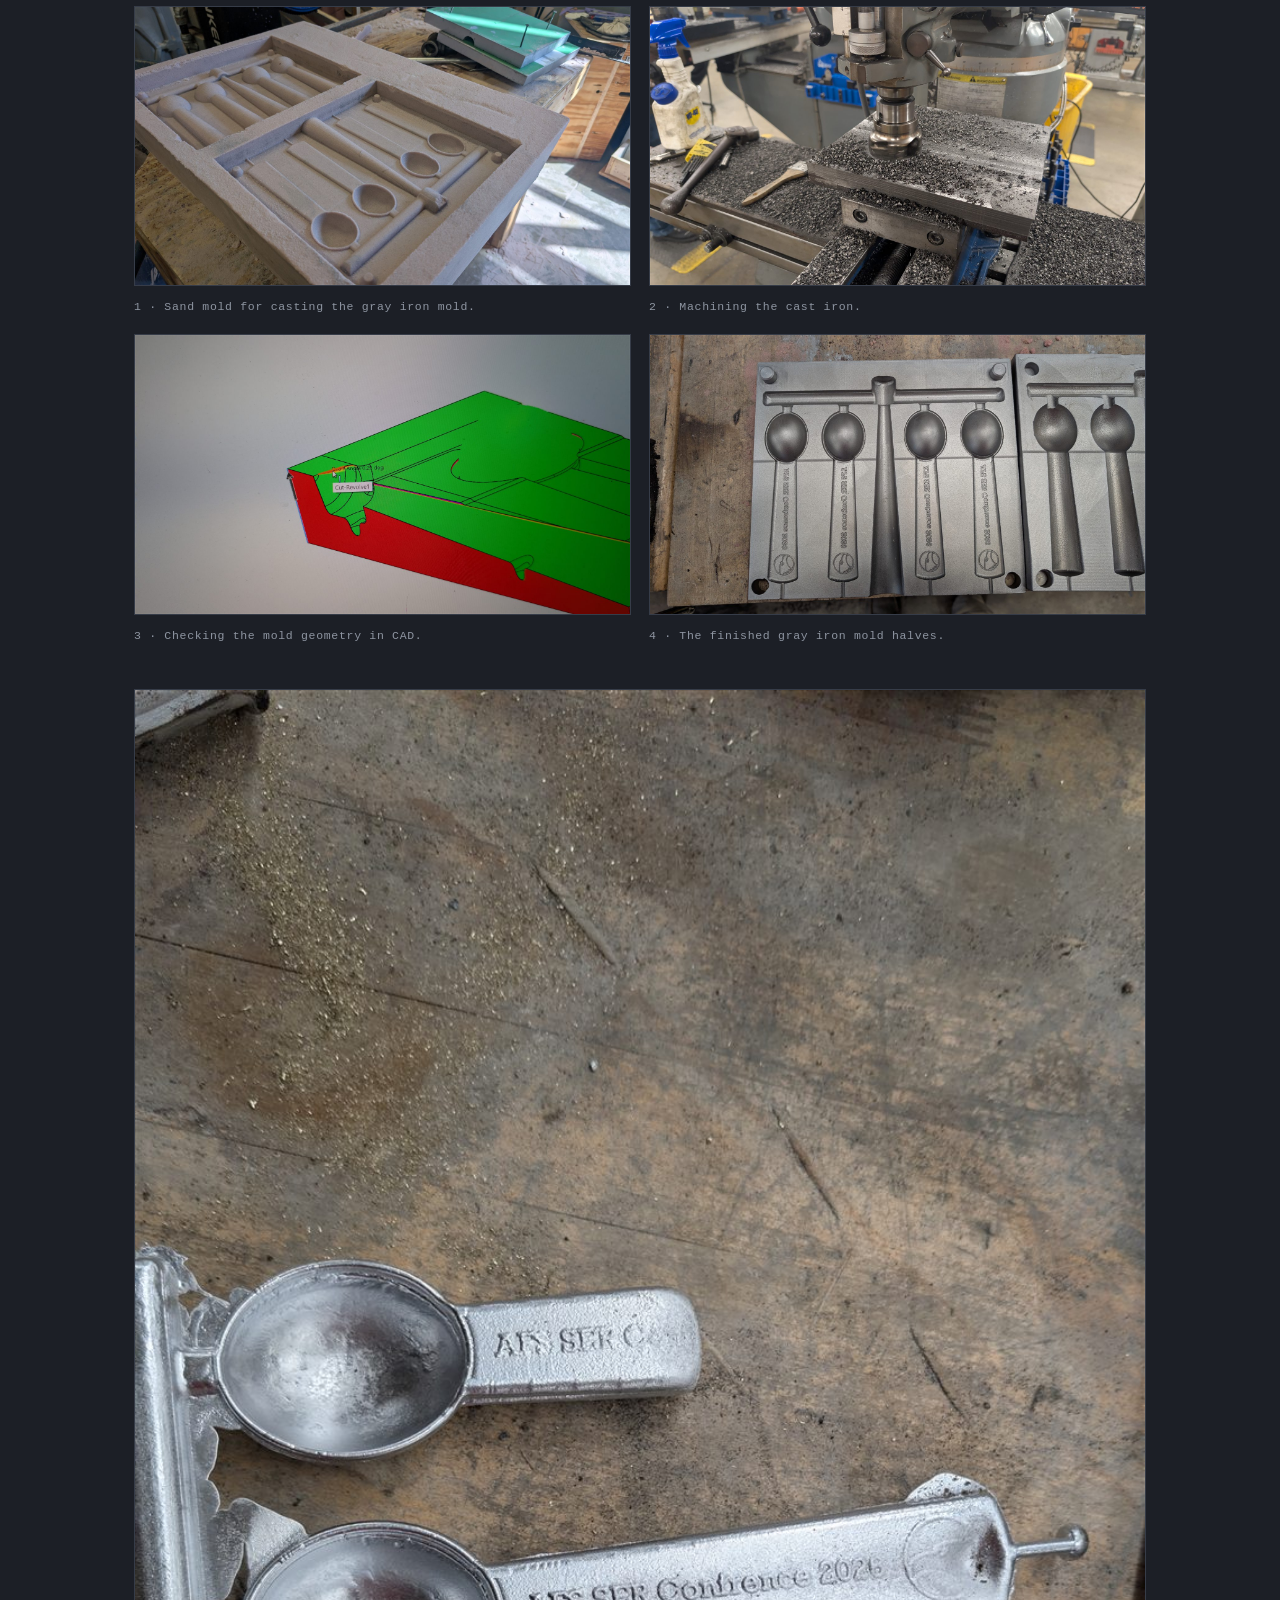
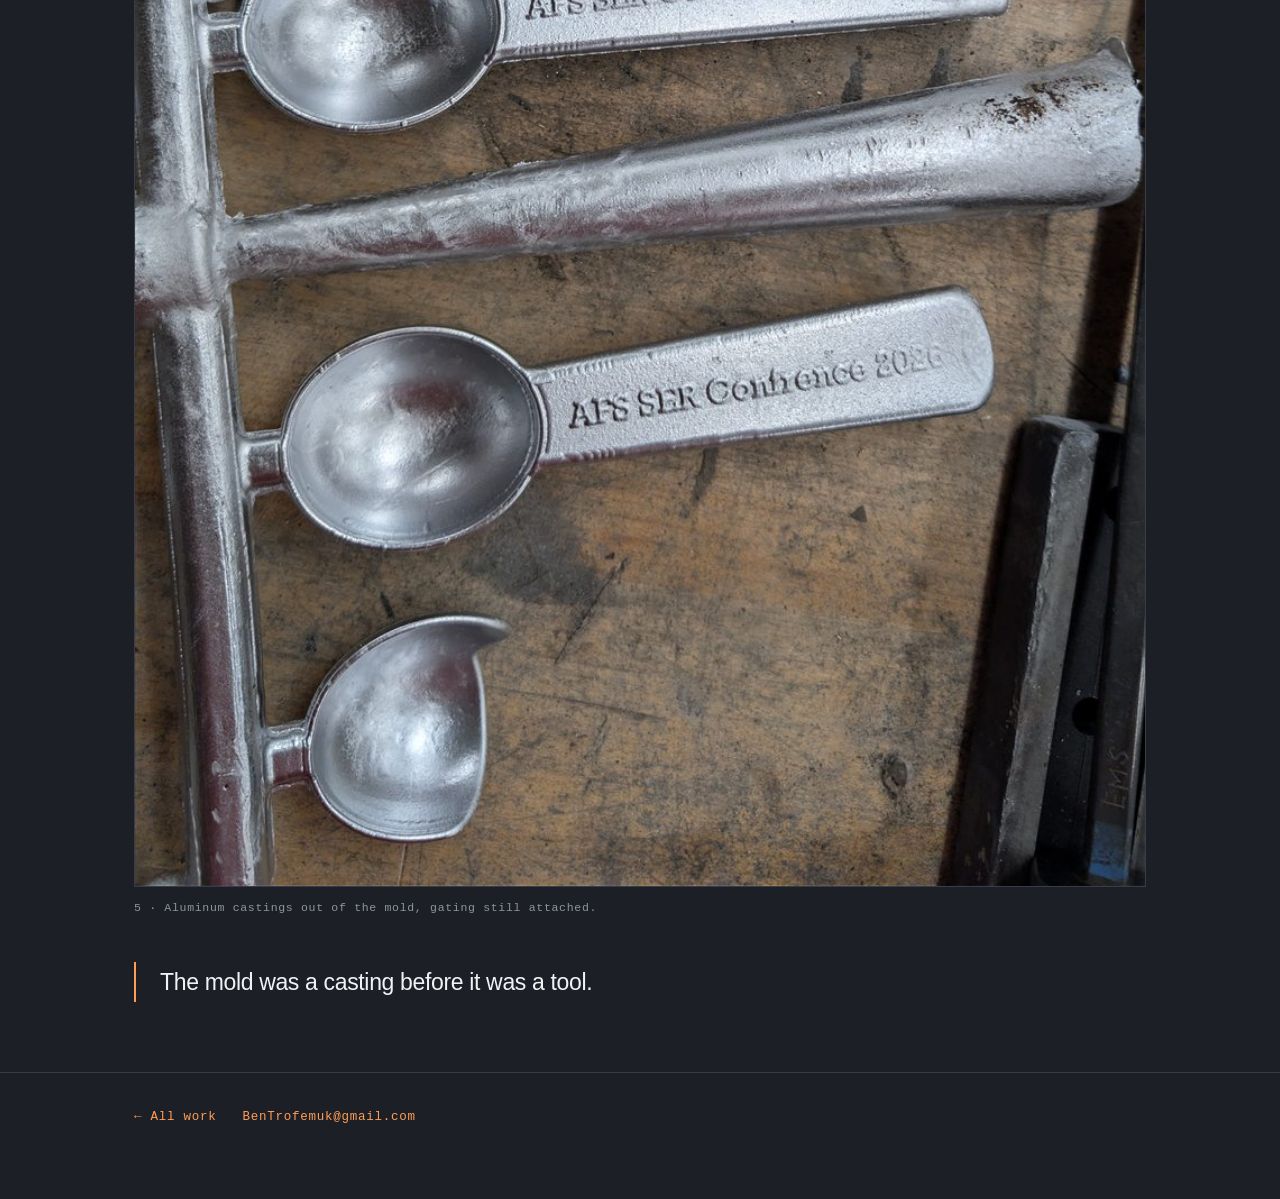
<file: permanent-mold.html>
<!DOCTYPE html>
<html lang="en">
<head>
<meta charset="utf-8">
<meta name="viewport" content="width=device-width, initial-scale=1">
<title>05 — Permanent Mold Ice Cream Scoop — Benjamin Trofemuk</title>
<meta name="description" content="Winner of the Southeast Regional Conference casting competition: a gray iron permanent mold, cast and machined, used to cast an aluminum ice cream scoop.">
<link rel="stylesheet" href="style.css">
</head>
<body>

<div class="topbar">
  <div class="wrap"><a class="label" href="index.html">&larr; Benjamin Trofemuk</a></div>
</div>

<div class="wrap">
<article>

  <p class="label">Project 05 &mdash; Casting competition &mdash; 2026</p>
  <h1>Permanent Mold Ice Cream Scoop</h1>
  <p class="standfirst">
    We won the American Foundry Society&rsquo;s Southeast Regional Conference
    casting competition with it. The
    part was cast in aluminum &mdash; into a mold that was itself a casting
    before we machined it.
  </p>

  <dl class="spec">
    <div><dt>Result</dt><dd class="on">Winner &mdash; AFS Southeast Regional Conference 2026</dd></div>
    <div><dt>Process</dt><dd>Permanent mold</dd></div>
    <div><dt>Mold</dt><dd>Gray iron &middot; cast, then machined</dd></div>
    <div><dt>Part</dt><dd>Aluminum</dd></div>
    <div><dt>Team</dt><dd>Student team</dd></div>
  </dl>

  <figure>
    <img src="scoop.jpg" alt="Finished cast aluminum ice cream scoop with 'AFS SER Conference 2026' and an eagle logo cast into the handle">
    <figcaption>The finished scoop &mdash; the conference name and an eagle logo are cast into the handle.</figcaption>
  </figure>

  <div class="body">
    <h3>Two castings, one part</h3>

    <p>
      A permanent mold is a reusable metal mold rather than a sand mold that is
      broken away after every casting. That meant the job had two stages: make
      the tool, then make the part with it.
    </p>

    <ul class="body-list">
      <li><strong>The tool</strong> &mdash; the mold was cast in gray iron, then
          machined.</li>
      <li><strong>The part</strong> &mdash; the ice cream scoop was cast in
          aluminum into that mold.</li>
    </ul>
  </div>

  <div class="pair">
    <figure>
      <img src="scoop-pattern.jpg" alt="Sand mold in a wooden flask with ice cream scoop cavities">
      <figcaption>1 &middot; Sand mold for casting the gray iron mold.</figcaption>
    </figure>
    <figure>
      <img src="mold-machining.jpg" alt="Face milling a cast iron block on a manual mill, with chips on the table">
      <figcaption>2 &middot; Machining the cast iron.</figcaption>
    </figure>
    <figure>
      <img src="mold-draft-analysis.jpg" alt="CAD model of the mold with faces colored green and red by an analysis">
      <figcaption>3 &middot; Checking the mold geometry in CAD.</figcaption>
    </figure>
    <figure>
      <img src="mold-halves.jpg" alt="Machined gray iron permanent mold halves with four scoop cavities and engraved lettering">
      <figcaption>4 &middot; The finished gray iron mold halves.</figcaption>
    </figure>
  </div>

  <figure>
    <img src="scoop-castings.jpg" alt="Cast aluminum scoops still attached to their gating on a workbench">
    <figcaption>5 &middot; Aluminum castings out of the mold, gating still attached.</figcaption>
  </figure>

  <div class="pullquote">
    <p>
      The mold was a casting before it was a tool.
    </p>
  </div>

</article>
</div>

<footer class="site">
  <div class="wrap" style="display:flex;flex-wrap:wrap;gap:10px 26px;padding:0 var(--gutter);">
    <a href="index.html">&larr; All work</a>
    <a href="mailto:BenTrofemuk@gmail.com">BenTrofemuk@gmail.com</a>
  </div>
</footer>

</body>
</html>
</file>
<file: style.css>
/* Benjamin Trofemuk — portfolio
   Dark technical. No frameworks, no build step, no external requests. */

:root {
  /* Lightened 2026-09-26 at Ben's request — charcoal slate instead of
     near-black. Contrast re-checked: --dim is ~5.3:1 on --bg. */
  --bg:        #1c1f26;
  --surface:   #252932;
  --surface-2: #2c313b;
  --text:      #f1f2f4;
  --muted:     #a6acb7;
  --dim:       #8e95a1;
  --border:    #363c48;
  --accent:    #ff9d55;
  --accent-bg: #3b2a1b;

  --mono: ui-monospace, SFMono-Regular, "SF Mono", Menlo, Consolas,
          "Liberation Mono", monospace;
  --sans: -apple-system, BlinkMacSystemFont, "Segoe UI", Roboto, Helvetica,
          Arial, sans-serif;

  --maxw: 1060px;
  --gutter: 24px;

  color-scheme: dark;
}

* { box-sizing: border-box; }
html { -webkit-text-size-adjust: 100%; }

body {
  margin: 0;
  background: var(--bg);
  color: var(--text);
  font: 400 16.5px/1.6 var(--sans);
}

.wrap {
  max-width: var(--maxw);
  margin: 0 auto;
  padding: 0 var(--gutter);
}

a { color: var(--accent); text-underline-offset: 3px; }

/* ── mono label, used everywhere ───────────────────────────── */

.label {
  font-family: var(--mono);
  font-size: 11.5px;
  letter-spacing: 0.14em;
  text-transform: uppercase;
  color: var(--dim);
}

/* ── hero ──────────────────────────────────────────────────── */

.hero {
  position: relative;
  padding: 84px 0 56px;
  border-bottom: 1px solid var(--border);
  overflow: hidden;
}

/* faint dot grid, hero only */
.hero::before {
  content: "";
  position: absolute;
  inset: 0;
  background-image: radial-gradient(circle at 1px 1px, #ffffff14 1px, transparent 0);
  background-size: 22px 22px;
  mask-image: linear-gradient(to bottom, #000 0%, transparent 85%);
  -webkit-mask-image: linear-gradient(to bottom, #000 0%, transparent 85%);
  pointer-events: none;
}

.hero > * { position: relative; }

.hero h1 {
  font-size: clamp(38px, 8vw, 68px);
  line-height: 1.02;
  letter-spacing: -0.035em;
  margin: 14px 0 0;
  font-weight: 600;
}

.hero .tagline {
  font-size: clamp(18px, 3.6vw, 23px);
  line-height: 1.4;
  color: var(--text);
  max-width: 24ch;
  margin: 20px 0 0;
  letter-spacing: -0.01em;
}

.hero .where {
  font-family: var(--mono);
  font-size: 13px;
  color: var(--muted);
  margin: 26px 0 0;
  line-height: 1.8;
}

.creds {
  list-style: none;
  padding: 0;
  margin: 30px 0 0;
  display: flex;
  flex-wrap: wrap;
  gap: 7px;
}

.creds li {
  font-family: var(--mono);
  font-size: 11.5px;
  letter-spacing: 0.06em;
  text-transform: uppercase;
  padding: 6px 11px;
  border: 1px solid var(--border);
  color: var(--muted);
  background: var(--surface);
}

.creds li.key {
  border-color: var(--accent);
  color: var(--accent);
  background: var(--accent-bg);
}

/* ── project index ─────────────────────────────────────────── */

section { padding: 60px 0; }

h2.section {
  font-family: var(--mono);
  font-size: 11.5px;
  letter-spacing: 0.16em;
  text-transform: uppercase;
  color: var(--dim);
  margin: 0 0 4px;
  font-weight: 400;
}

.projects { border-top: 1px solid var(--border); margin-top: 26px; }

.project {
  display: grid;
  grid-template-columns: 48px 1fr;
  gap: 0 18px;
  padding: 26px 0;
  border-bottom: 1px solid var(--border);
  text-decoration: none;
  color: inherit;
  transition: background 0.15s ease;
}

.project:hover { background: var(--surface); }
.project:hover .p-title { color: var(--accent); }

.p-num {
  font-family: var(--mono);
  font-size: 12px;
  color: var(--dim);
  padding-top: 5px;
  letter-spacing: 0.06em;
}

.p-title {
  font-size: clamp(20px, 3.4vw, 25px);
  font-weight: 600;
  letter-spacing: -0.02em;
  margin: 0 0 9px;
  line-height: 1.22;
  transition: color 0.15s ease;
}

.p-desc { color: var(--muted); margin: 0 0 12px; font-size: 16px; }

.p-tools {
  font-family: var(--mono);
  font-size: 11.5px;
  letter-spacing: 0.08em;
  text-transform: uppercase;
  color: var(--dim);
  margin: 0;
}

.p-thumb { grid-column: 2; margin-bottom: 16px; }

.p-thumb img,
.p-thumb .slot {
  width: 100%;
  aspect-ratio: 16 / 9;
  object-fit: cover;
  border: 1px solid var(--border);
  display: block;
}

@media (min-width: 760px) {
  .project { grid-template-columns: 48px 1fr 300px; gap: 0 28px; }
  .p-thumb { grid-column: 3; grid-row: 1; margin-bottom: 0; }
}

/* ── figure slots ──────────────────────────────────────────── */

.slot {
  background: var(--surface);
  border: 1px dashed var(--border) !important;
  display: flex !important;
  flex-direction: column;
  align-items: center;
  justify-content: center;
  gap: 8px;
  padding: 24px 18px;
  text-align: center;
  font-family: var(--mono);
  font-size: 11.5px;
  letter-spacing: 0.06em;
  color: var(--dim);
  line-height: 1.7;
}

.slot .fname { color: var(--accent); }

/* ── about ─────────────────────────────────────────────────── */

.about { border-top: 1px solid var(--border); }
.about p { max-width: 62ch; color: var(--muted); }
.about p strong { color: var(--text); font-weight: 600; }

/* ── project page ──────────────────────────────────────────── */

.topbar {
  border-bottom: 1px solid var(--border);
  padding: 20px 0;
}

.topbar a { text-decoration: none; }
.topbar a:hover { text-decoration: underline; }

article { padding: 52px 0 0; }

article h1 {
  font-size: clamp(30px, 6vw, 46px);
  line-height: 1.06;
  letter-spacing: -0.032em;
  margin: 12px 0 0;
  font-weight: 600;
  max-width: 20ch;
}

article .standfirst {
  font-size: clamp(17px, 3vw, 20px);
  color: var(--muted);
  max-width: 54ch;
  margin: 22px 0 0;
  line-height: 1.5;
}

/* spec sheet */
dl.spec {
  margin: 40px 0 48px;
  border-top: 1px solid var(--border);
}

dl.spec > div {
  display: flex;
  justify-content: space-between;
  align-items: baseline;
  gap: 24px;
  padding: 11px 0;
  border-bottom: 1px solid var(--border);
  font-family: var(--mono);
  font-size: 12.5px;
}

dl.spec dt {
  color: var(--dim);
  letter-spacing: 0.1em;
  text-transform: uppercase;
  white-space: nowrap;
}

dl.spec dd { margin: 0; color: var(--text); text-align: right; }
dl.spec dd.on { color: var(--accent); }

article .body { max-width: 66ch; }

article h3 {
  font-size: 21px;
  letter-spacing: -0.015em;
  margin: 46px 0 14px;
  font-weight: 600;
}

article p { margin: 0 0 18px; }
article .body > p { color: #d6d9de; }
article strong { color: var(--text); font-weight: 600; }

ul.body-list { padding-left: 0; list-style: none; max-width: 66ch; }

ul.body-list li {
  padding: 0 0 14px 22px;
  position: relative;
  color: #d6d9de;
}

ul.body-list li::before {
  content: "";
  position: absolute;
  left: 2px;
  top: 11px;
  width: 9px;
  height: 1px;
  background: var(--accent);
}

/* pull quote */
.pullquote {
  border-left: 2px solid var(--accent);
  padding: 4px 0 4px 24px;
  margin: 44px 0;
  max-width: 60ch;
}

.pullquote p {
  margin: 0;
  font-size: clamp(19px, 3.2vw, 23px);
  line-height: 1.42;
  letter-spacing: -0.015em;
  color: var(--text);
}

/* notes */
.note {
  border: 1px solid var(--border);
  background: var(--surface);
  padding: 18px 20px;
  margin: 34px 0;
  font-size: 15px;
  color: var(--muted);
  max-width: 66ch;
}

.note strong { color: var(--text); }

.note.todo {
  border-color: var(--accent);
  background: var(--accent-bg);
  color: #f0d3b8;
}

.note.todo strong { color: var(--accent); }

/* figures */
figure { margin: 44px 0; }

figure img,
figure .slot {
  width: 100%;
  border: 1px solid var(--border);
  display: block;
}

figure img { height: auto; }
figure .slot { aspect-ratio: 16 / 9; }

figcaption {
  font-family: var(--mono);
  font-size: 11.5px;
  letter-spacing: 0.06em;
  color: var(--dim);
  margin-top: 11px;
  line-height: 1.7;
}

/* ── setup / result pairs (FEA page) ───────────────────────── */

.pair {
  display: grid;
  grid-template-columns: 1fr;
  gap: 18px;
  margin: 34px 0;
  align-items: start;
}

@media (min-width: 720px) { .pair { grid-template-columns: 1fr 1fr; } }

.pair figure { margin: 0; }

/* ── gallery (machining page) ──────────────────────────────── */

.gallery {
  display: grid;
  grid-template-columns: 1fr;
  gap: 18px;
  margin: 40px 0;
}

@media (min-width: 620px) { .gallery { grid-template-columns: 1fr 1fr; } }
@media (min-width: 940px) { .gallery { grid-template-columns: 1fr 1fr 1fr; } }

.gallery figure { margin: 0; }

.gallery figure img,
.gallery figure .slot {
  aspect-ratio: 4 / 3;
  object-fit: cover;
}

.gallery figcaption { color: var(--muted); }
.gallery figcaption b {
  display: block;
  color: var(--text);
  font-weight: 400;
  letter-spacing: 0.08em;
  text-transform: uppercase;
  margin-bottom: 2px;
}

/* ── footer ────────────────────────────────────────────────── */

footer.site {
  border-top: 1px solid var(--border);
  margin-top: 70px;
  padding: 34px 0 72px;
  font-family: var(--mono);
  font-size: 12.5px;
  letter-spacing: 0.06em;
  color: var(--dim);
}

footer.site a { text-decoration: none; }
footer.site a:hover { text-decoration: underline; }
</file>
